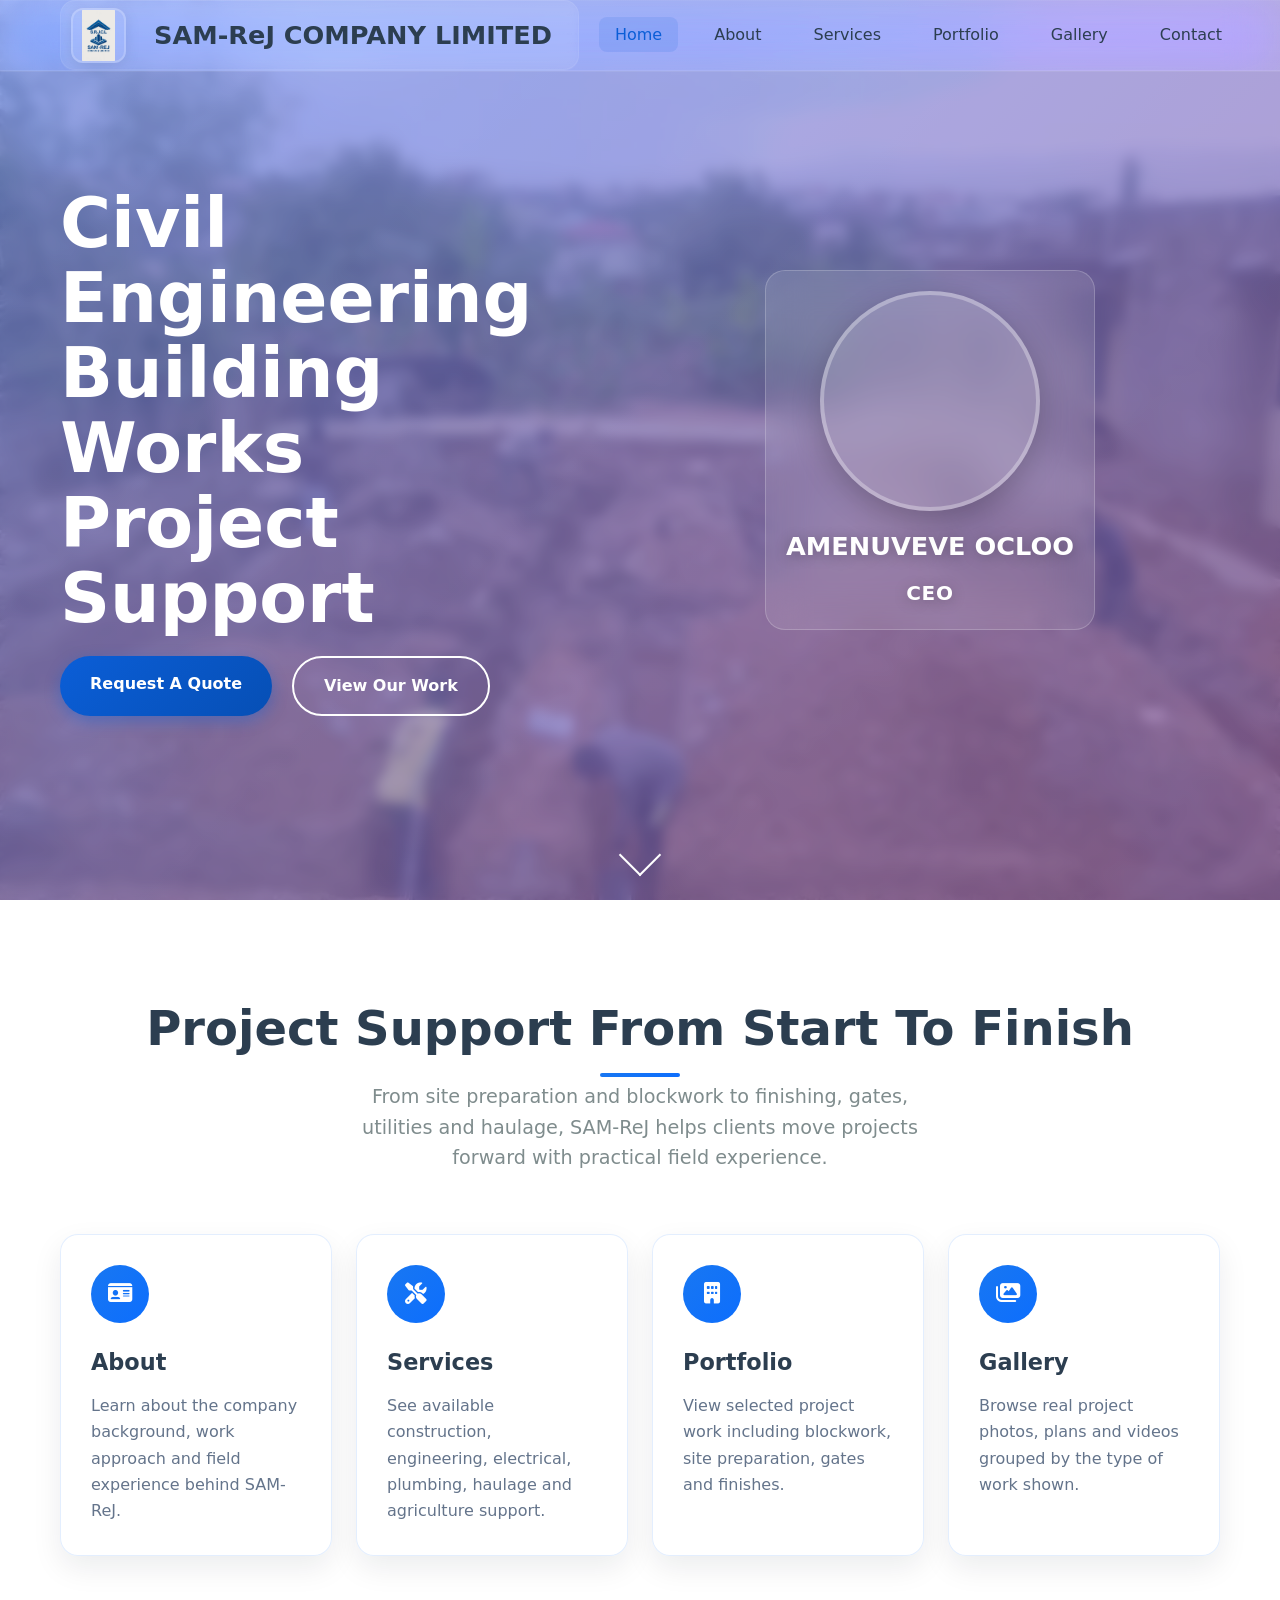
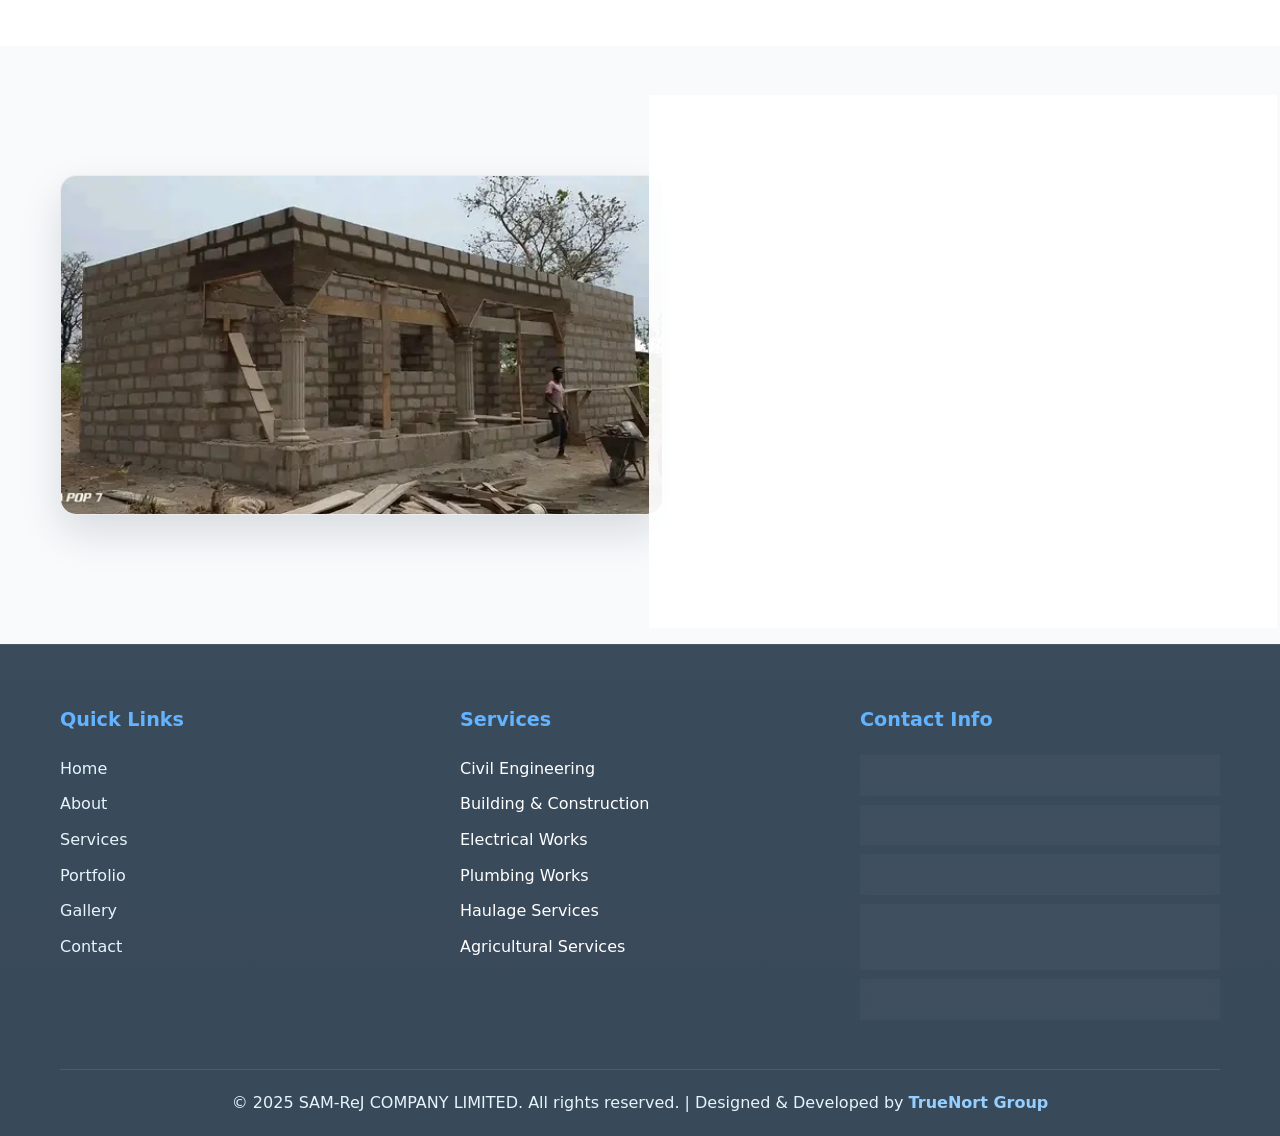
<file: index.html>
<!DOCTYPE html>
<html lang="en">
<head>
    <meta charset="utf-8">
    <meta name="viewport" content="width=device-width, initial-scale=1.0">
    <meta http-equiv="X-UA-Compatible" content="IE=edge">
    <meta name="description" content="SAM-ReJ COMPANY LIMITED provides civil engineering, building works, project support, haulage, plumbing, electrical and agricultural services in Ghana.">
    <meta name="keywords" content="SAM-ReJ COMPANY LIMITED, Ghana construction company, civil engineering Ghana, building works, project support, haulage, plumbing, electrical works, agricultural services">
    <meta name="author" content="SAM-ReJ COMPANY LIMITED">
    <meta name="robots" content="index, follow">
    <link rel="canonical" href="https://amenuveve-portfolio.vercel.app/">
    <meta property="og:title" content="SAM-ReJ COMPANY LIMITED | Civil Engineering & Construction in Ghana">
    <meta property="og:description" content="Civil engineering, building works, project support, haulage, plumbing, electrical and agricultural services backed by real project proof.">
    <meta property="og:type" content="website">
    <meta property="og:url" content="https://amenuveve-portfolio.vercel.app/">
    <meta property="og:site_name" content="SAM-ReJ COMPANY LIMITED">
    <meta property="og:image" content="https://amenuveve-portfolio.vercel.app/images/gallery/site-14.webp">
    <meta property="og:image:alt" content="SAM-ReJ COMPANY LIMITED civil engineering and construction project work">
    <meta name="twitter:card" content="summary_large_image">
    <meta name="twitter:title" content="SAM-ReJ COMPANY LIMITED | Civil Engineering & Construction in Ghana">
    <meta name="twitter:description" content="Civil engineering, building works, project support, haulage, plumbing, electrical and agricultural services in Ghana.">
    <meta name="twitter:image" content="https://amenuveve-portfolio.vercel.app/images/gallery/site-14.webp">
    <meta name="twitter:image:alt" content="SAM-ReJ COMPANY LIMITED civil engineering and construction project work">
    <link rel="icon" href="images/SAM-Rej COMPANY LIMITED LOGO.webp" type="image/webp">
    <link rel="preload" as="image" href="images/gallery/site-14.webp" fetchpriority="high">
    <title>SAM-ReJ COMPANY LIMITED | Civil Engineering & Construction in Ghana</title>
    <link rel="stylesheet" href="styles.css">
    <link rel="preconnect" href="https://cdnjs.cloudflare.com" crossorigin>
    <link rel="stylesheet" href="https://cdnjs.cloudflare.com/ajax/libs/font-awesome/6.4.0/css/all.min.css" media="print" onload="this.media='all'">
    <noscript><link rel="stylesheet" href="https://cdnjs.cloudflare.com/ajax/libs/font-awesome/6.4.0/css/all.min.css"></noscript>
    <script src="script.js" defer></script>
    <meta name="theme-color" content="#1877f2">
    <script type="application/ld+json">
    {
        "@context": "https://schema.org",
        "@type": ["LocalBusiness", "HomeAndConstructionBusiness"],
        "name": "SAM-ReJ COMPANY LIMITED",
        "url": "https://amenuveve-portfolio.vercel.app/",
        "logo": "https://amenuveve-portfolio.vercel.app/images/SAM-Rej%20COMPANY%20LIMITED%20LOGO.webp",
        "image": "https://amenuveve-portfolio.vercel.app/images/gallery/site-14.webp",
        "description": "SAM-ReJ COMPANY LIMITED provides civil engineering, building works, project support, haulage, plumbing, electrical and agricultural services in Ghana.",
        "founder": {
            "@type": "Person",
            "name": "AMENUVEVE OCLOO",
            "jobTitle": "CEO"
        },
        "telephone": "+233500576663",
        "email": "oclooamen83@gmail.com",
        "address": {
            "@type": "PostalAddress",
            "streetAddress": "House Number EB36, Abokobi boi Cambodia Street",
            "postOfficeBoxNumber": "P.O. Box 1914",
            "addressLocality": "Adenta",
            "addressCountry": "GH"
        },
        "areaServed": {
            "@type": "Country",
            "name": "Ghana"
        },
        "contactPoint": [
            {
                "@type": "ContactPoint",
                "telephone": "+233500576663",
                "contactType": "customer service",
                "areaServed": "GH"
            },
            {
                "@type": "ContactPoint",
                "telephone": "+233540632183",
                "contactType": "customer service",
                "areaServed": "GH"
            }
        ],
        "knowsAbout": [
            "Civil engineering",
            "Building works",
            "Project support",
            "Electrical works",
            "Plumbing",
            "Haulage",
            "Agricultural services"
        ]
    }
    </script>
</head>
<body>
    <nav class="navbar">
        <div class="nav-container">
            <a href="/" class="nav-logo">
                <img src="images/SAM-Rej COMPANY LIMITED LOGO.webp" alt="" aria-hidden="true" class="nav-logo-img">
                <span class="nav-logo-title">SAM-ReJ COMPANY LIMITED</span>
            </a>
            <ul class="nav-menu" id="primary-navigation">
                <li><a href="/" class="nav-link active">Home</a></li>
                <li><a href="/about" class="nav-link">About</a></li>
                <li><a href="/services" class="nav-link">Services</a></li>
                <li><a href="/portfolio" class="nav-link">Portfolio</a></li>
                <li><a href="/gallery" class="nav-link">Gallery</a></li>
                <li><a href="/contact" class="nav-link">Contact</a></li>
            </ul>
            <button class="hamburger" type="button" aria-label="Open navigation menu" aria-controls="primary-navigation" aria-expanded="false">
                <span aria-hidden="true"></span>
                <span aria-hidden="true"></span>
                <span aria-hidden="true"></span>
            </button>
        </div>
    </nav>

    <section id="home" class="hero home-hero">
        <div class="hero-background">
            <div class="glass-overlay"></div>
        </div>
        <div class="hero-content">
            <div class="hero-text">
                <h1 class="hero-title">
                    <span class="title-line">Civil Engineering</span>
                    <span class="title-line">Building Works</span>
                    <span class="title-line">Project Support</span>
                </h1>
                <div class="hero-buttons">
                    <a href="/contact" class="btn btn-primary">Request A Quote</a>
                    <a href="/portfolio" class="btn btn-secondary">View Our Work</a>
                </div>
            </div>
            <div class="hero-image">
                <div class="profile-card home-brand-card">
                    <div class="hero-ceo-photo-frame">
                        <img src="images/amenuveve-ocloo-ceo.jpeg" alt="AMENUVEVE OCLOO, CEO" class="hero-ceo-photo hero-ceo-photo-primary" width="220" height="220" decoding="async" fetchpriority="high">
                        <img src="images/amenuveve-ocloo-ceo-alt.jpeg" alt="" aria-hidden="true" class="hero-ceo-photo hero-ceo-photo-secondary" width="220" height="220" decoding="async">
                    </div>
                    <div class="profile-info">
                        <h2>AMENUVEVE OCLOO</h2>
                        <p>CEO</p>
                    </div>
                </div>
            </div>
        </div>
        <div class="scroll-indicator" aria-hidden="true">
            <div class="scroll-arrow"></div>
        </div>
    </section>

    <main>
        <section class="home-intro page-section">
            <div class="container">
                <div class="section-header">
                    <h2 class="section-title">Project Support From Start To Finish</h2>
                    <p class="section-subtitle">From site preparation and blockwork to finishing, gates, utilities and haulage, SAM-ReJ helps clients move projects forward with practical field experience.</p>
                </div>
                <div class="home-link-grid">
                    <a href="/about" class="home-link-card">
                        <span class="home-link-icon" aria-hidden="true"><i class="fas fa-id-card"></i></span>
                        <h3>About</h3>
                        <p>Learn about the company background, work approach and field experience behind SAM-ReJ.</p>
                    </a>
                    <a href="/services" class="home-link-card">
                        <span class="home-link-icon" aria-hidden="true"><i class="fas fa-screwdriver-wrench"></i></span>
                        <h3>Services</h3>
                        <p>See available construction, engineering, electrical, plumbing, haulage and agriculture support.</p>
                    </a>
                    <a href="/portfolio" class="home-link-card">
                        <span class="home-link-icon" aria-hidden="true"><i class="fas fa-building"></i></span>
                        <h3>Portfolio</h3>
                        <p>View selected project work including blockwork, site preparation, gates and finishes.</p>
                    </a>
                    <a href="/gallery" class="home-link-card">
                        <span class="home-link-icon" aria-hidden="true"><i class="fas fa-images"></i></span>
                        <h3>Gallery</h3>
                        <p>Browse real project photos, plans and videos grouped by the type of work shown.</p>
                    </a>
                </div>
            </div>
        </section>

        <section class="home-proof page-section">
            <div class="container">
                <div class="home-proof-layout">
                    <div class="home-proof-image">
                        <img src="images/gallery/building-07.webp" alt="Blockwork structure under construction" loading="lazy" decoding="async">
                    </div>
                    <div class="glass-card home-proof-copy">
                        <span class="proof-eyebrow">Project proof</span>
                        <h2>Real Work You Can Review</h2>
                        <p>See actual blockwork, project plans and field videos before contacting SAM-ReJ.</p>
                        <div class="proof-tags">
                            <span>Project photos</span>
                            <span>Plans</span>
                            <span>Field videos</span>
                        </div>
                        <div class="home-cta-actions">
                            <a href="/portfolio" class="btn btn-primary">View Portfolio</a>
                            <a href="/gallery" class="btn btn-secondary">Open Gallery</a>
                        </div>
                    </div>
                </div>
            </div>
        </section>
    </main>

    <footer class="footer">
        <div class="container">
            <div class="footer-content">
                <div class="footer-links">
                    <h3>Quick Links</h3>
                    <ul>
                        <li><a href="/">Home</a></li>
                        <li><a href="/about">About</a></li>
                        <li><a href="/services">Services</a></li>
                        <li><a href="/portfolio">Portfolio</a></li>
                        <li><a href="/gallery">Gallery</a></li>
                        <li><a href="/contact">Contact</a></li>
                    </ul>
                </div>
                <div class="footer-services">
                    <h3>Services</h3>
                    <ul>
                        <li>Civil Engineering</li>
                        <li>Building & Construction</li>
                        <li>Electrical Works</li>
                        <li>Plumbing Works</li>
                        <li>Haulage Services</li>
                        <li>Agricultural Services</li>
                    </ul>
                </div>
                <div class="footer-contact">
                    <h3>Contact Info</h3>
                    <a class="footer-contact-link" href="tel:0500576663"><i class="fas fa-phone" aria-hidden="true"></i> 0500576663</a>
                    <a class="footer-contact-link" href="tel:0540632183"><i class="fas fa-phone" aria-hidden="true"></i> 0540632183</a>
                    <a class="footer-contact-link" href="mailto:oclooamen83@gmail.com?subject=Inquiry from SAM-ReJ Website&body=Hello, I would like to discuss a construction project with you."><i class="fas fa-envelope" aria-hidden="true"></i> oclooamen83@gmail.com</a>
                    <a class="footer-contact-link" href="https://maps.google.com/?q=Abokobi+boi+Cambodia+Street" target="_blank" rel="noopener noreferrer"><i class="fas fa-map-marker-alt" aria-hidden="true"></i> House Number EB36, Abokobi boi Cambodia Street</a>
                    <p><i class="fas fa-box" aria-hidden="true"></i> P.O. Box 1914 Adenta</p>
                </div>
            </div>
            <div class="footer-bottom">
                <p>&copy; 2025 SAM-ReJ COMPANY LIMITED. All rights reserved. | Designed & Developed by <span class="developer-credit">TrueNort Group</span></p>
            </div>
        </div>
    </footer>

</body>
</html>
</file>
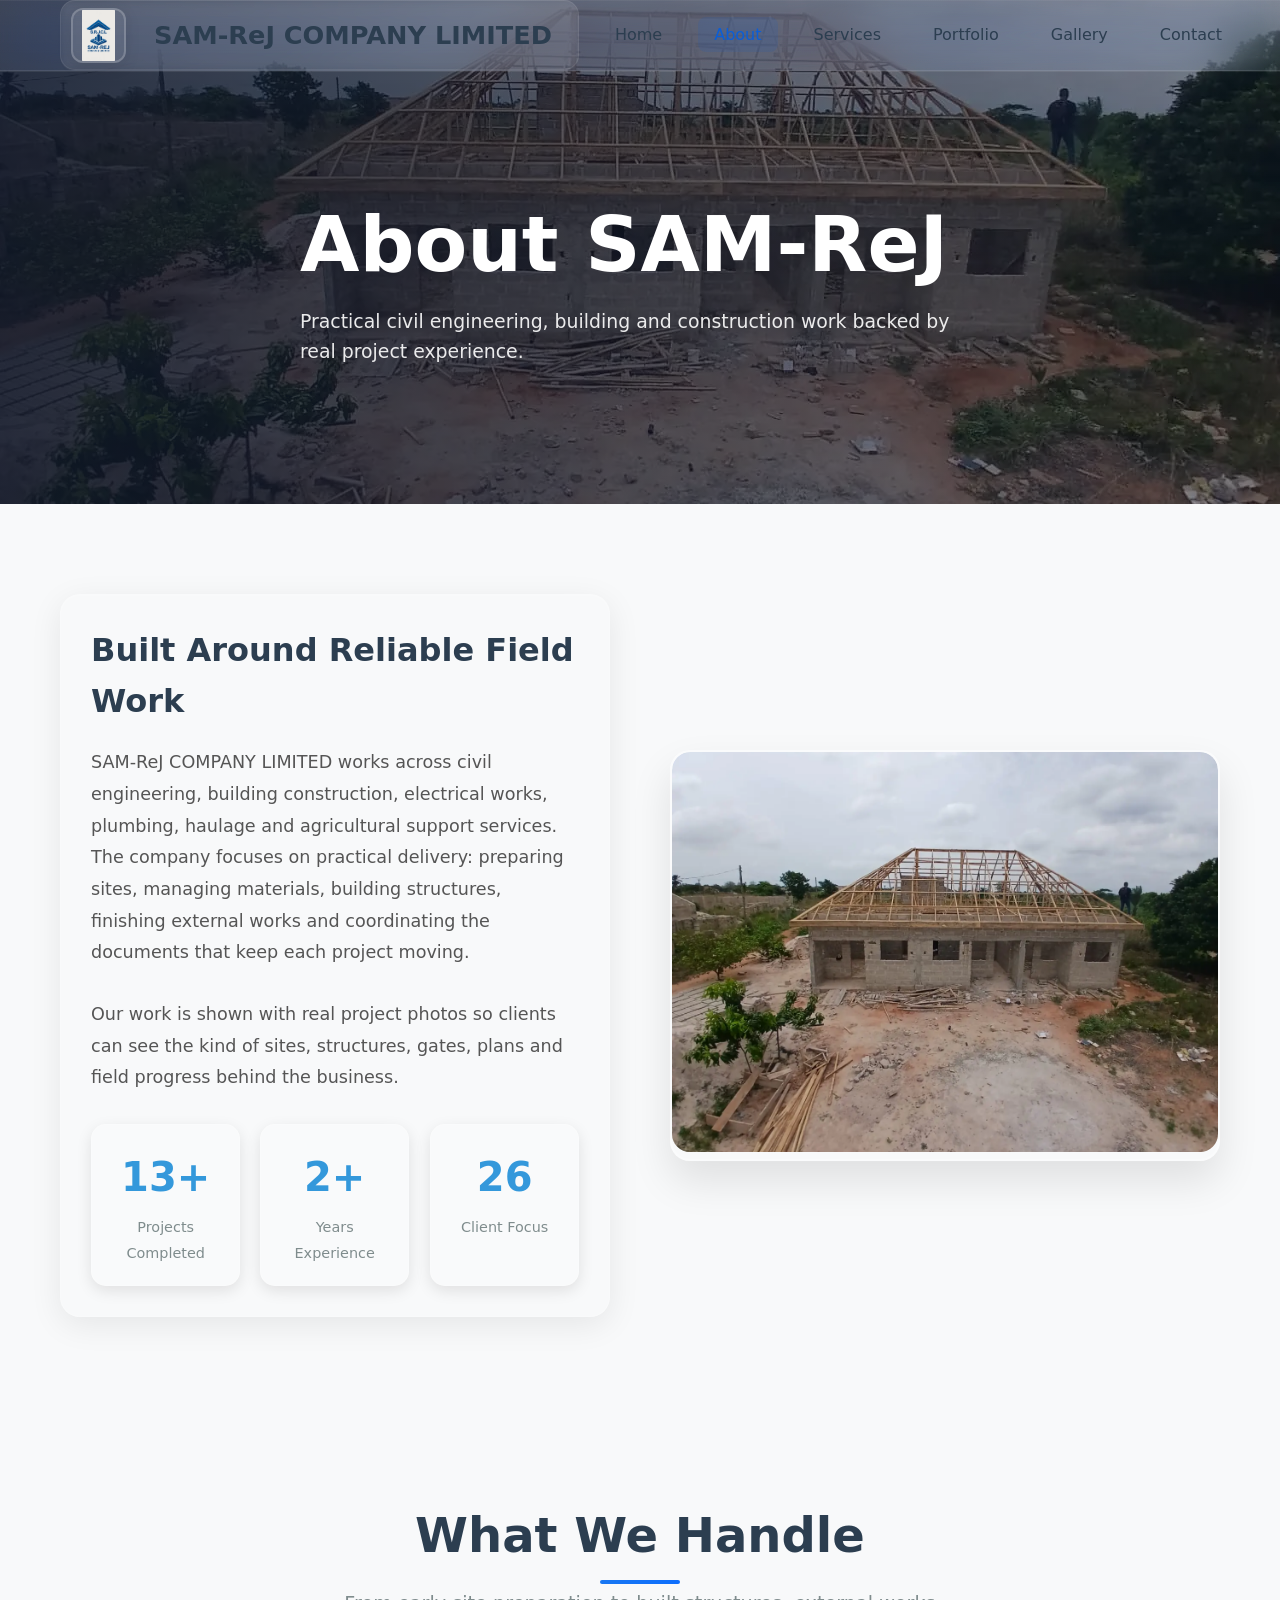
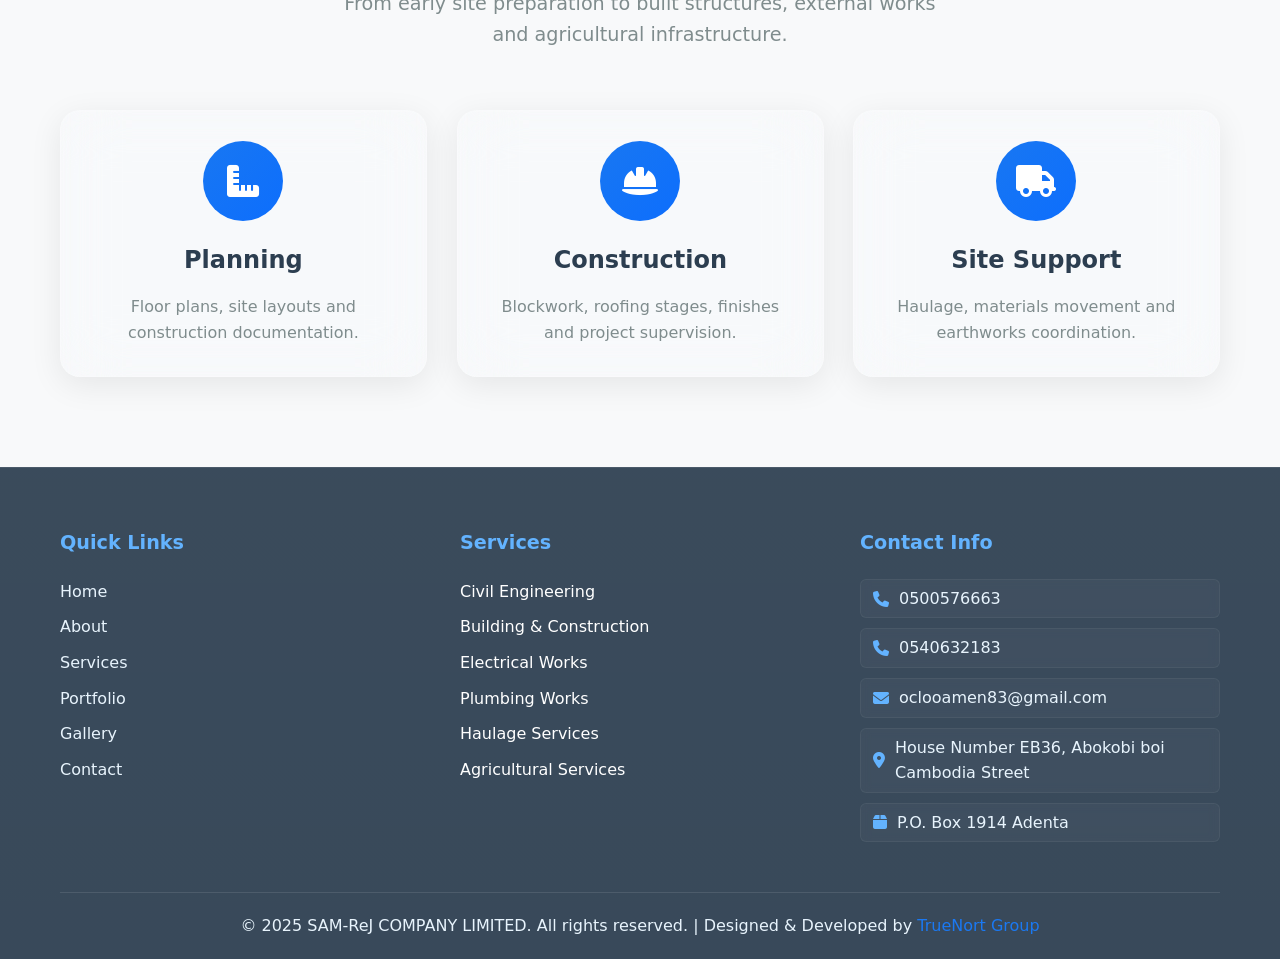
<file: about.html>
<!DOCTYPE html>
<html lang="en">
<head>
    <meta charset="utf-8">
    <meta name="viewport" content="width=device-width, initial-scale=1.0">
    <meta http-equiv="X-UA-Compatible" content="IE=edge">
    <meta name="description" content="About SAM-ReJ COMPANY LIMITED, a civil engineering, building and construction company serving residential, commercial and agricultural projects.">
    <meta name="keywords" content="SAM-ReJ, about, construction company, civil engineering, building works">
    <meta name="author" content="SAM-ReJ COMPANY LIMITED">
    <meta name="robots" content="index, follow">
    <link rel="canonical" href="https://amenuveve-portfolio.vercel.app/about">
    <meta property="og:title" content="About SAM-ReJ COMPANY LIMITED | Civil Engineering & Building Works">
    <meta property="og:description" content="Learn about SAM-ReJ COMPANY LIMITED, a Ghana construction company supporting civil engineering, building, utilities, haulage and agricultural projects.">
    <meta property="og:type" content="website">
    <meta property="og:url" content="https://amenuveve-portfolio.vercel.app/about">
    <meta property="og:site_name" content="SAM-ReJ COMPANY LIMITED">
    <meta property="og:image" content="https://amenuveve-portfolio.vercel.app/images/gallery/site-14.webp">
    <meta property="og:image:alt" content="SAM-ReJ COMPANY LIMITED construction project work">
    <meta name="twitter:card" content="summary_large_image">
    <meta name="twitter:title" content="About SAM-ReJ COMPANY LIMITED | Civil Engineering & Building Works">
    <meta name="twitter:description" content="Learn about SAM-ReJ COMPANY LIMITED and its civil engineering, building, utilities, haulage and agricultural project support.">
    <meta name="twitter:image" content="https://amenuveve-portfolio.vercel.app/images/gallery/site-14.webp">
    <meta name="twitter:image:alt" content="SAM-ReJ COMPANY LIMITED construction project work">
    <link rel="icon" href="images/SAM-Rej COMPANY LIMITED LOGO.webp" type="image/webp">
    <title>About SAM-ReJ COMPANY LIMITED | Civil Engineering & Building Works</title>
    <link rel="stylesheet" href="styles.css">
    <link rel="preconnect" href="https://cdnjs.cloudflare.com" crossorigin>
    <link rel="stylesheet" href="https://cdnjs.cloudflare.com/ajax/libs/font-awesome/6.4.0/css/all.min.css" media="print" onload="this.media='all'">
    <noscript><link rel="stylesheet" href="https://cdnjs.cloudflare.com/ajax/libs/font-awesome/6.4.0/css/all.min.css"></noscript>
    <script src="script.js" defer></script>
    <meta name="theme-color" content="#1877f2">
</head>
<body>
    <nav class="navbar">
        <div class="nav-container">
            <a href="/" class="nav-logo">
                <img src="images/SAM-Rej COMPANY LIMITED LOGO.webp" alt="" aria-hidden="true" class="nav-logo-img">
                <span class="nav-logo-title">SAM-ReJ COMPANY LIMITED</span>
            </a>
            <ul class="nav-menu" id="primary-navigation">
                <li><a href="/" class="nav-link">Home</a></li>
                <li><a href="/about" class="nav-link active">About</a></li>
                <li><a href="/services" class="nav-link">Services</a></li>
                <li><a href="/portfolio" class="nav-link">Portfolio</a></li>
                <li><a href="/gallery" class="nav-link">Gallery</a></li>
                <li><a href="/contact" class="nav-link">Contact</a></li>
            </ul>
            <button class="hamburger" type="button" aria-label="Open navigation menu" aria-controls="primary-navigation" aria-expanded="false"><span aria-hidden="true"></span><span aria-hidden="true"></span><span aria-hidden="true"></span></button>
        </div>
    </nav>

    <section class="page-hero about-hero">
        <div class="container">
            <div class="page-hero-content">
                <h1>About SAM-ReJ</h1>
                <p>Practical civil engineering, building and construction work backed by real project experience.</p>
            </div>
        </div>
    </section>

    <main>
        <section class="about page-section">
            <div class="container">
                <div class="about-content">
                    <div class="about-text">
                        <div class="glass-card">
                            <h3>Built Around Reliable Field Work</h3>
                            <p>SAM-ReJ COMPANY LIMITED works across civil engineering, building construction, electrical works, plumbing, haulage and agricultural support services. The company focuses on practical delivery: preparing sites, managing materials, building structures, finishing external works and coordinating the documents that keep each project moving.</p>
                            <p>Our work is shown with real project photos so clients can see the kind of sites, structures, gates, plans and field progress behind the business.</p>
                            <div class="stats">
                                <div class="stat"><span class="stat-number">50+</span><span class="stat-label">Projects Completed</span></div>
                                <div class="stat"><span class="stat-number">10+</span><span class="stat-label">Years Experience</span></div>
                                <div class="stat"><span class="stat-number">100%</span><span class="stat-label">Client Focus</span></div>
                            </div>
                        </div>
                    </div>
                    <div class="about-image">
                        <div class="image-container">
                            <img src="images/gallery/building-09.webp" alt="Residential roofing framework in progress" class="about-img" loading="lazy" decoding="async">
                        </div>
                    </div>
                </div>
            </div>
        </section>

        <section class="page-section proof-band">
            <div class="container">
                <div class="section-header">
                    <h2 class="section-title">What We Handle</h2>
                    <p class="section-subtitle">From early site preparation to built structures, external works and agricultural infrastructure.</p>
                </div>
                <div class="services-grid compact-services">
                    <div class="service-card glass-card"><div class="service-icon"><i class="fas fa-ruler-combined"></i></div><h3>Planning</h3><p>Floor plans, site layouts and construction documentation.</p></div>
                    <div class="service-card glass-card"><div class="service-icon"><i class="fas fa-hard-hat"></i></div><h3>Construction</h3><p>Blockwork, roofing stages, finishes and project supervision.</p></div>
                    <div class="service-card glass-card"><div class="service-icon"><i class="fas fa-truck"></i></div><h3>Site Support</h3><p>Haulage, materials movement and earthworks coordination.</p></div>
                </div>
            </div>
        </section>
    </main>

    <footer class="footer">
        <div class="container">
            <div class="footer-content">
                <div class="footer-links">
                    <h3>Quick Links</h3>
                    <ul>
                        <li><a href="/">Home</a></li>
                        <li><a href="/about">About</a></li>
                        <li><a href="/services">Services</a></li>
                        <li><a href="/portfolio">Portfolio</a></li>
                        <li><a href="/gallery">Gallery</a></li>
                        <li><a href="/contact">Contact</a></li>
                    </ul>
                </div>
                <div class="footer-services">
                    <h3>Services</h3>
                    <ul><li>Civil Engineering</li><li>Building & Construction</li><li>Electrical Works</li><li>Plumbing Works</li><li>Haulage Services</li><li>Agricultural Services</li></ul>
                </div>
                <div class="footer-contact">
                    <h3>Contact Info</h3>
                    <p class="clickable" onclick="window.open('tel:0500576663')"><i class="fas fa-phone"></i> 0500576663</p>
                    <p class="clickable" onclick="window.open('tel:0540632183')"><i class="fas fa-phone"></i> 0540632183</p>
                    <p class="clickable" onclick="window.open('mailto:oclooamen83@gmail.com?subject=Inquiry from SAM-ReJ Website&body=Hello, I would like to discuss a construction project with you.')"><i class="fas fa-envelope"></i> oclooamen83@gmail.com</p>
                    <p class="clickable" onclick="window.open('https://maps.google.com/?q=Abokobi+boi+Cambodia+Street')"><i class="fas fa-map-marker-alt"></i> House Number EB36, Abokobi boi Cambodia Street</p>
                    <p><i class="fas fa-box"></i> P.O. Box 1914 Adenta</p>
                </div>
            </div>
            <div class="footer-bottom"><p>&copy; 2025 SAM-ReJ COMPANY LIMITED. All rights reserved. | Designed & Developed by <a href="#" style="color: #1877f2; text-decoration: none;">TrueNort Group</a></p></div>
        </div>
    </footer>
</body>
</html>
</file>
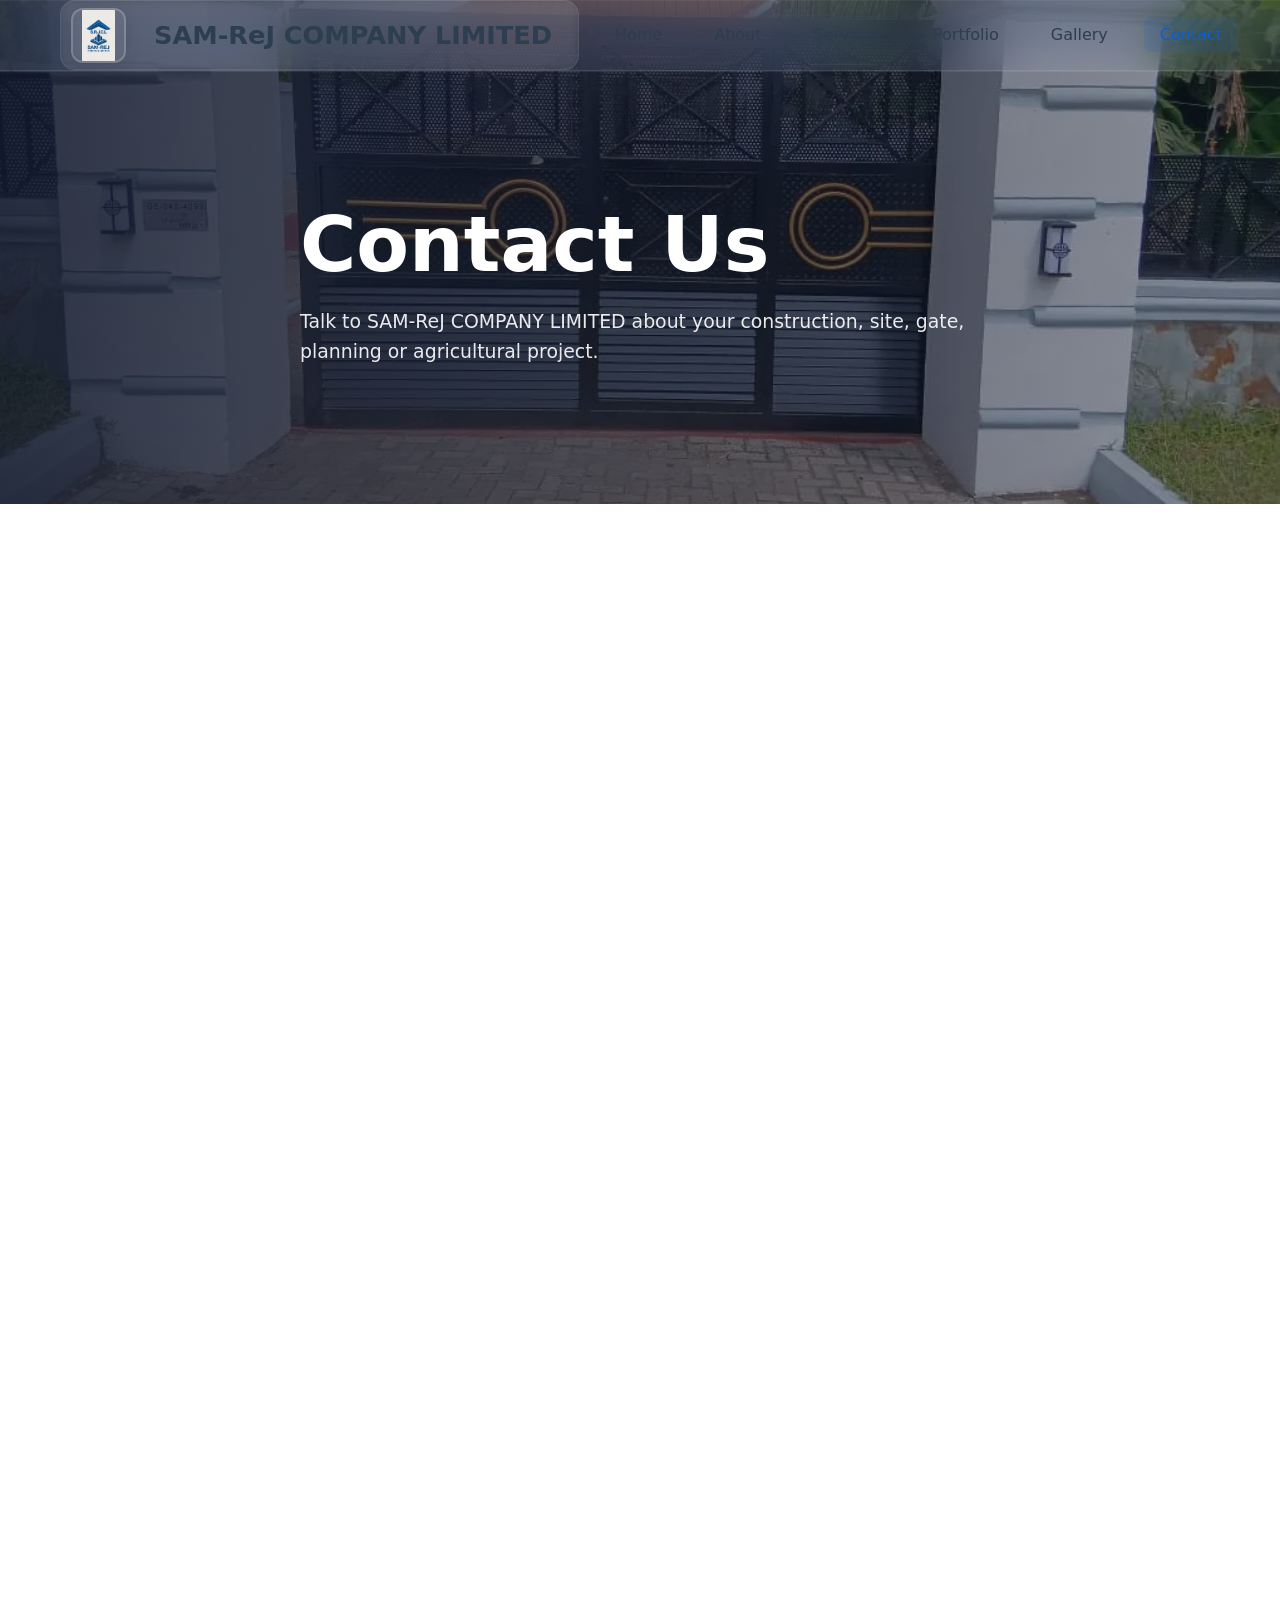
<file: contact.html>
<!DOCTYPE html>
<html lang="en">
<head>
    <meta charset="utf-8">
    <meta name="viewport" content="width=device-width, initial-scale=1.0">
    <meta http-equiv="X-UA-Compatible" content="IE=edge">
    <meta name="description" content="Contact SAM-ReJ COMPANY LIMITED for civil engineering, building construction, electrical works, plumbing, haulage and agricultural services.">
    <meta name="keywords" content="contact SAM-ReJ, construction inquiry, Ghana construction">
    <meta name="author" content="SAM-ReJ COMPANY LIMITED">
    <meta name="robots" content="index, follow">
    <link rel="canonical" href="https://amenuveve-portfolio.vercel.app/contact">
    <meta property="og:title" content="Contact SAM-ReJ COMPANY LIMITED | Construction & Project Support">
    <meta property="og:description" content="Contact SAM-ReJ COMPANY LIMITED for civil engineering, building works, project support, electrical, plumbing, haulage and agricultural services.">
    <meta property="og:type" content="website">
    <meta property="og:url" content="https://amenuveve-portfolio.vercel.app/contact">
    <meta property="og:site_name" content="SAM-ReJ COMPANY LIMITED">
    <meta property="og:image" content="https://amenuveve-portfolio.vercel.app/images/gallery/site-14.webp">
    <meta property="og:image:alt" content="SAM-ReJ COMPANY LIMITED construction contact page">
    <meta name="twitter:card" content="summary_large_image">
    <meta name="twitter:title" content="Contact SAM-ReJ COMPANY LIMITED | Construction & Project Support">
    <meta name="twitter:description" content="Reach SAM-ReJ COMPANY LIMITED for civil engineering, building works, project support and field services in Ghana.">
    <meta name="twitter:image" content="https://amenuveve-portfolio.vercel.app/images/gallery/site-14.webp">
    <meta name="twitter:image:alt" content="SAM-ReJ COMPANY LIMITED construction contact page">
    <link rel="icon" href="images/SAM-Rej COMPANY LIMITED LOGO.webp" type="image/webp">
    <title>Contact SAM-ReJ COMPANY LIMITED | Construction & Project Support</title>
    <link rel="stylesheet" href="styles.css">
    <link rel="preconnect" href="https://cdnjs.cloudflare.com" crossorigin>
    <link rel="stylesheet" href="https://cdnjs.cloudflare.com/ajax/libs/font-awesome/6.4.0/css/all.min.css" media="print" onload="this.media='all'">
    <noscript><link rel="stylesheet" href="https://cdnjs.cloudflare.com/ajax/libs/font-awesome/6.4.0/css/all.min.css"></noscript>
    <script src="script.js" defer></script>
    <meta name="theme-color" content="#1877f2">
</head>
<body>
    <nav class="navbar">
        <div class="nav-container">
            <a href="/" class="nav-logo"><img src="images/SAM-Rej COMPANY LIMITED LOGO.webp" alt="" aria-hidden="true" class="nav-logo-img"><span class="nav-logo-title">SAM-ReJ COMPANY LIMITED</span></a>
            <ul class="nav-menu" id="primary-navigation">
                <li><a href="/" class="nav-link">Home</a></li>
                <li><a href="/about" class="nav-link">About</a></li>
                <li><a href="/services" class="nav-link">Services</a></li>
                <li><a href="/portfolio" class="nav-link">Portfolio</a></li>
                <li><a href="/gallery" class="nav-link">Gallery</a></li>
                <li><a href="/contact" class="nav-link active">Contact</a></li>
            </ul>
            <button class="hamburger" type="button" aria-label="Open navigation menu" aria-controls="primary-navigation" aria-expanded="false"><span aria-hidden="true"></span><span aria-hidden="true"></span><span aria-hidden="true"></span></button>
        </div>
    </nav>

    <section class="page-hero contact-hero">
        <div class="container">
            <div class="page-hero-content">
                <h1>Contact Us</h1>
                <p>Talk to SAM-ReJ COMPANY LIMITED about your construction, site, gate, planning or agricultural project.</p>
            </div>
        </div>
    </section>

    <main>
        <section class="contact page-section">
            <div class="container">
                <div class="section-header">
                    <h2 class="section-title">Get In Touch</h2>
                    <p class="section-subtitle">Let's build something solid together.</p>
                </div>
                <div class="contact-content">
                    <div class="contact-info">
                        <div class="glass-card">
                            <h3>Contact Information</h3>
                            <div class="contact-item"><i class="fas fa-phone"></i><div><h3>Phone</h3><p><span class="clickable" onclick="window.open('tel:0500576663')">0500576663</span> / <span class="clickable" onclick="window.open('tel:0540632183')">0540632183</span></p></div></div>
                            <div class="contact-item clickable" onclick="window.open('mailto:oclooamen83@gmail.com?subject=Inquiry from SAM-ReJ Website&body=Hello, I would like to discuss a construction project with you.')"><i class="fas fa-envelope"></i><div><h3>Email</h3><p>oclooamen83@gmail.com</p></div></div>
                            <div class="contact-item clickable" onclick="window.open('https://maps.google.com/?q=Abokobi+boi+Cambodia+Street')"><i class="fas fa-map-marker-alt"></i><div><h3>Location</h3><p>House Number EB36<br>Abokobi boi Cambodia Street</p></div></div>
                            <div class="contact-item"><i class="fas fa-box"></i><div><h3>P.O. Box</h3><p>1914 Adenta</p></div></div>
                        </div>
                    </div>
                    <div class="contact-form">
                        <div class="glass-card">
                            <form class="form" id="contactForm" method="POST" action="https://formsubmit.co/ajax/oclooamen83@gmail.com">
                                <input type="hidden" name="_subject" value="New SAM-ReJ COMPANY LIMITED Inquiry">
                                <input type="hidden" name="_template" value="table">
                                <input type="hidden" name="_captcha" value="false">
                                <input type="hidden" name="_autoresponse" value="Thank you for your inquiry. We will get back to you soon!">
                                <div class="form-group"><input type="text" name="name" id="name" placeholder="Your Name" pattern="[a-zA-Z\s\-'\.]+" maxlength="50" autocomplete="name" required></div>
                                <div class="form-group"><input type="email" name="email" id="email" placeholder="Your Email" autocomplete="email" required></div>
                                <div class="form-group"><input type="tel" name="phone" id="phone" placeholder="0257679050" inputmode="numeric" autocomplete="tel" required></div>
                                <div class="form-group"><select name="service" id="service" required aria-label="Select a service type"><option value="">Select Service</option><option value="civil-engineering">Civil Engineering</option><option value="building-construction">Building & Construction</option><option value="electrical">Electrical Works</option><option value="plumbing">Plumbing Works</option><option value="haulage">Haulage Services</option><option value="agricultural">Agricultural Services</option></select></div>
                                <div class="form-group"><textarea name="message" id="message" placeholder="Tell us about your project" rows="5" autocomplete="off" required></textarea></div>
                                <button type="submit" class="btn btn-primary" id="submitBtn">Send Message</button>
                            </form>
                        </div>
                    </div>
                </div>
            </div>
        </section>
    </main>

    <footer class="footer">
        <div class="container">
            <div class="footer-content">
                <div class="footer-links"><h3>Quick Links</h3><ul><li><a href="/">Home</a></li><li><a href="/about">About</a></li><li><a href="/services">Services</a></li><li><a href="/portfolio">Portfolio</a></li><li><a href="/gallery">Gallery</a></li><li><a href="/contact">Contact</a></li></ul></div>
                <div class="footer-services"><h3>Services</h3><ul><li>Civil Engineering</li><li>Building & Construction</li><li>Electrical Works</li><li>Plumbing Works</li><li>Haulage Services</li><li>Agricultural Services</li></ul></div>
                <div class="footer-contact"><h3>Contact Info</h3><p class="clickable" onclick="window.open('tel:0500576663')"><i class="fas fa-phone"></i> 0500576663</p><p class="clickable" onclick="window.open('tel:0540632183')"><i class="fas fa-phone"></i> 0540632183</p><p class="clickable" onclick="window.open('mailto:oclooamen83@gmail.com?subject=Inquiry from SAM-ReJ Website&body=Hello, I would like to discuss a construction project with you.')"><i class="fas fa-envelope"></i> oclooamen83@gmail.com</p><p class="clickable" onclick="window.open('https://maps.google.com/?q=Abokobi+boi+Cambodia+Street')"><i class="fas fa-map-marker-alt"></i> House Number EB36, Abokobi boi Cambodia Street</p><p><i class="fas fa-box"></i> P.O. Box 1914 Adenta</p></div>
            </div>
            <div class="footer-bottom"><p>&copy; 2025 SAM-ReJ COMPANY LIMITED. All rights reserved. | Designed & Developed by <a href="#" style="color: #1877f2; text-decoration: none;">TrueNort Group</a></p></div>
        </div>
    </footer>
</body>
</html>
</file>
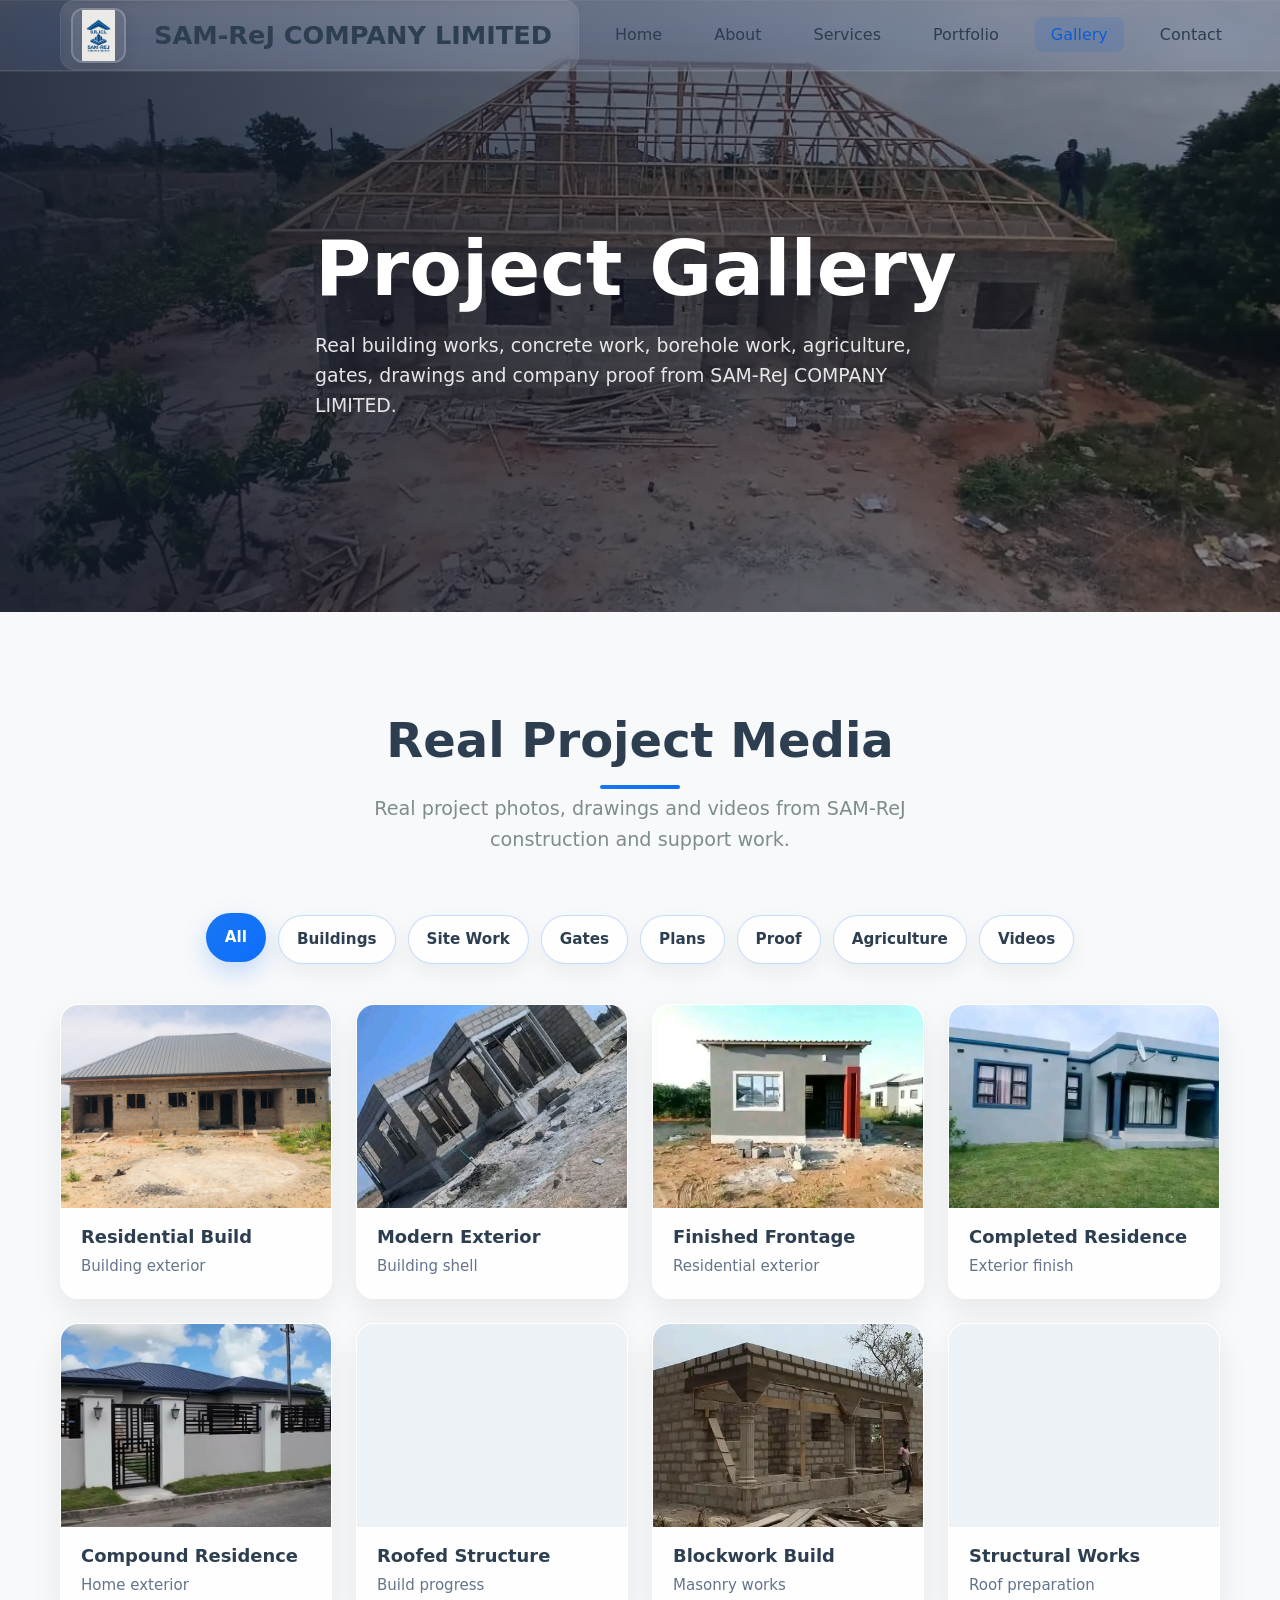
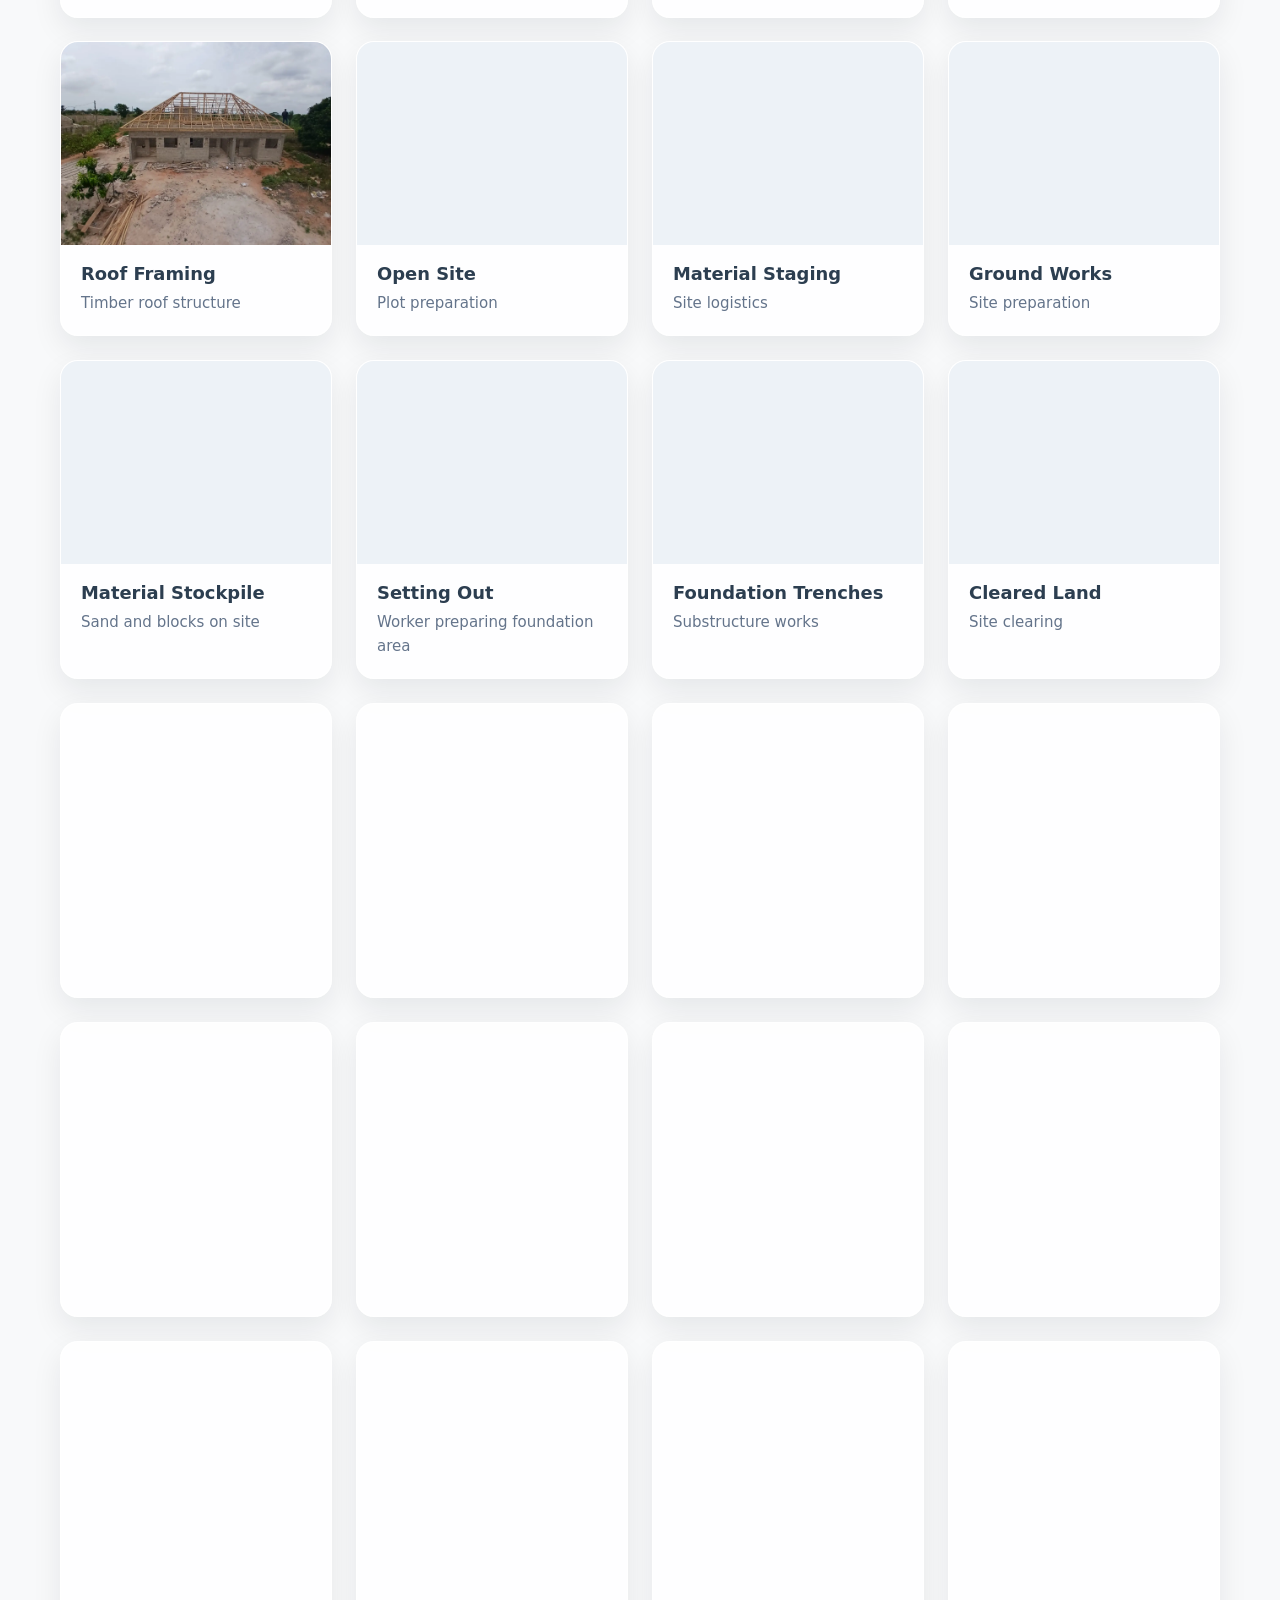
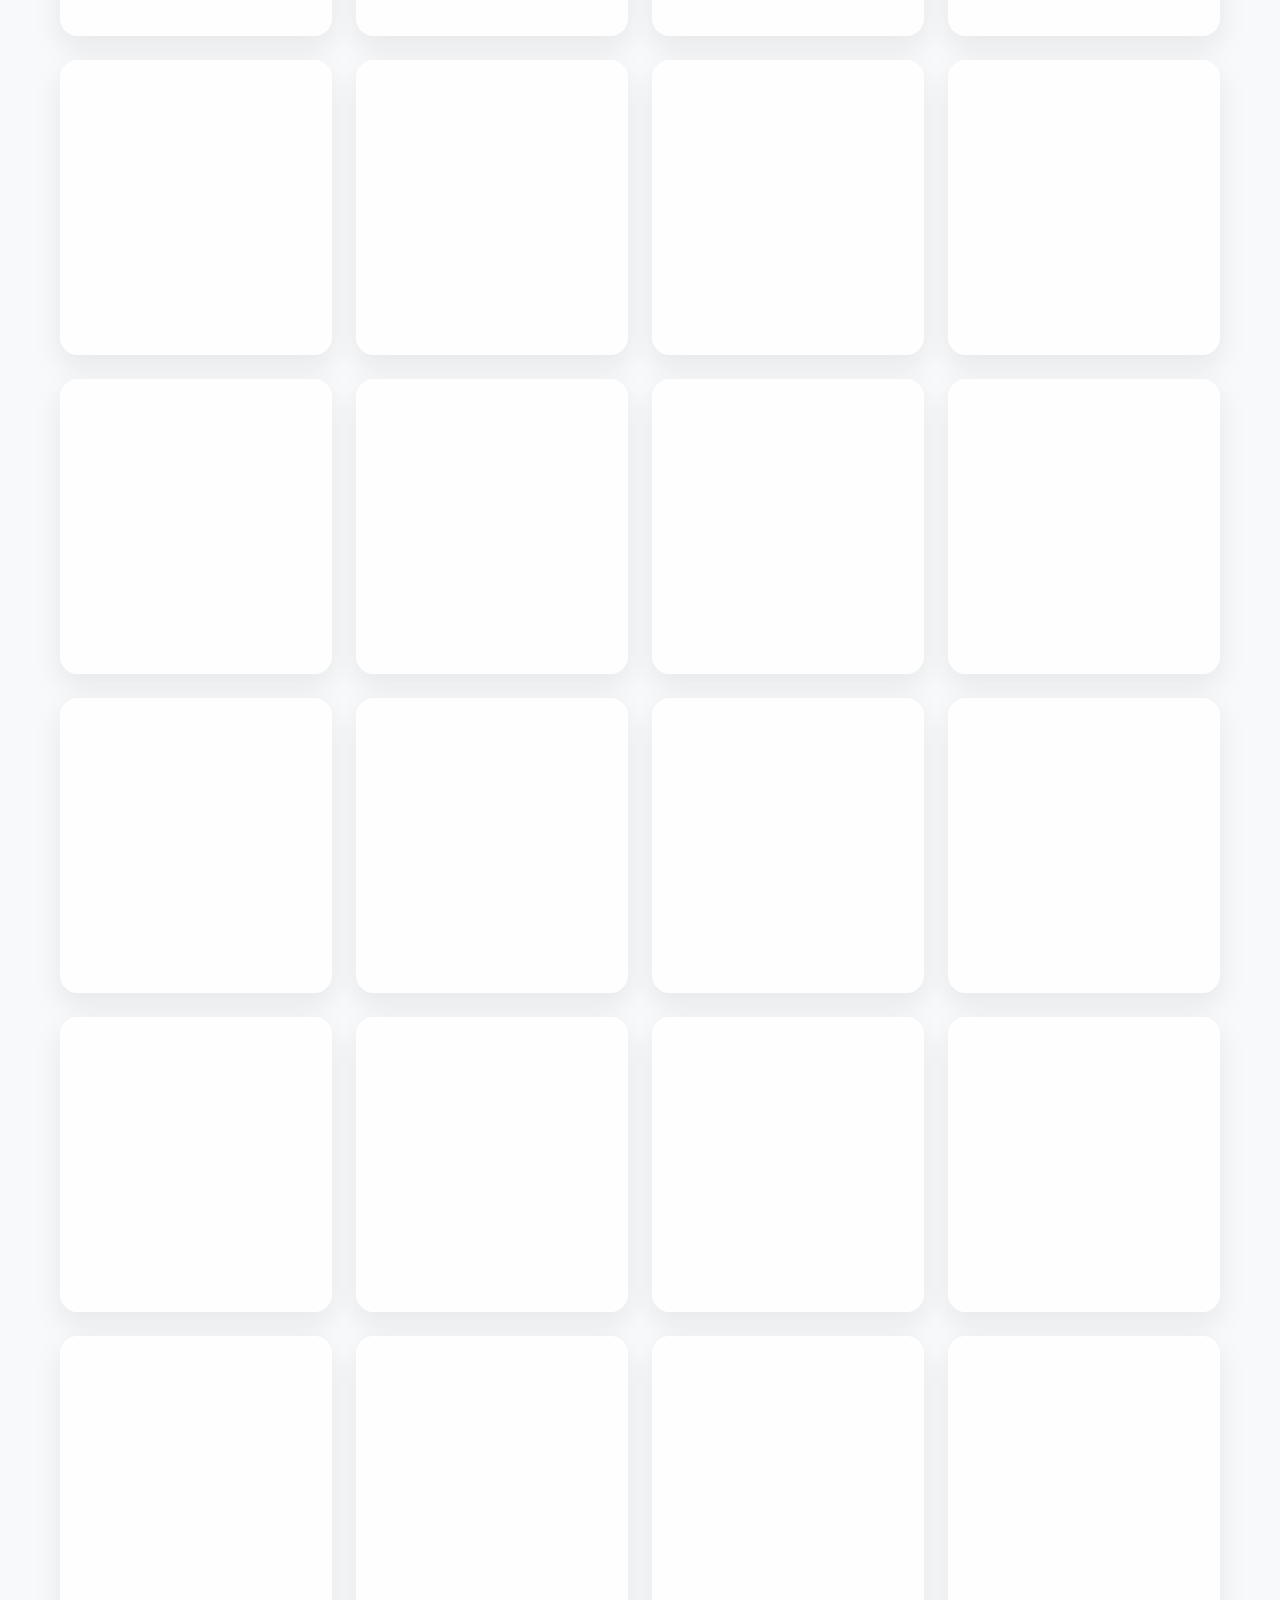
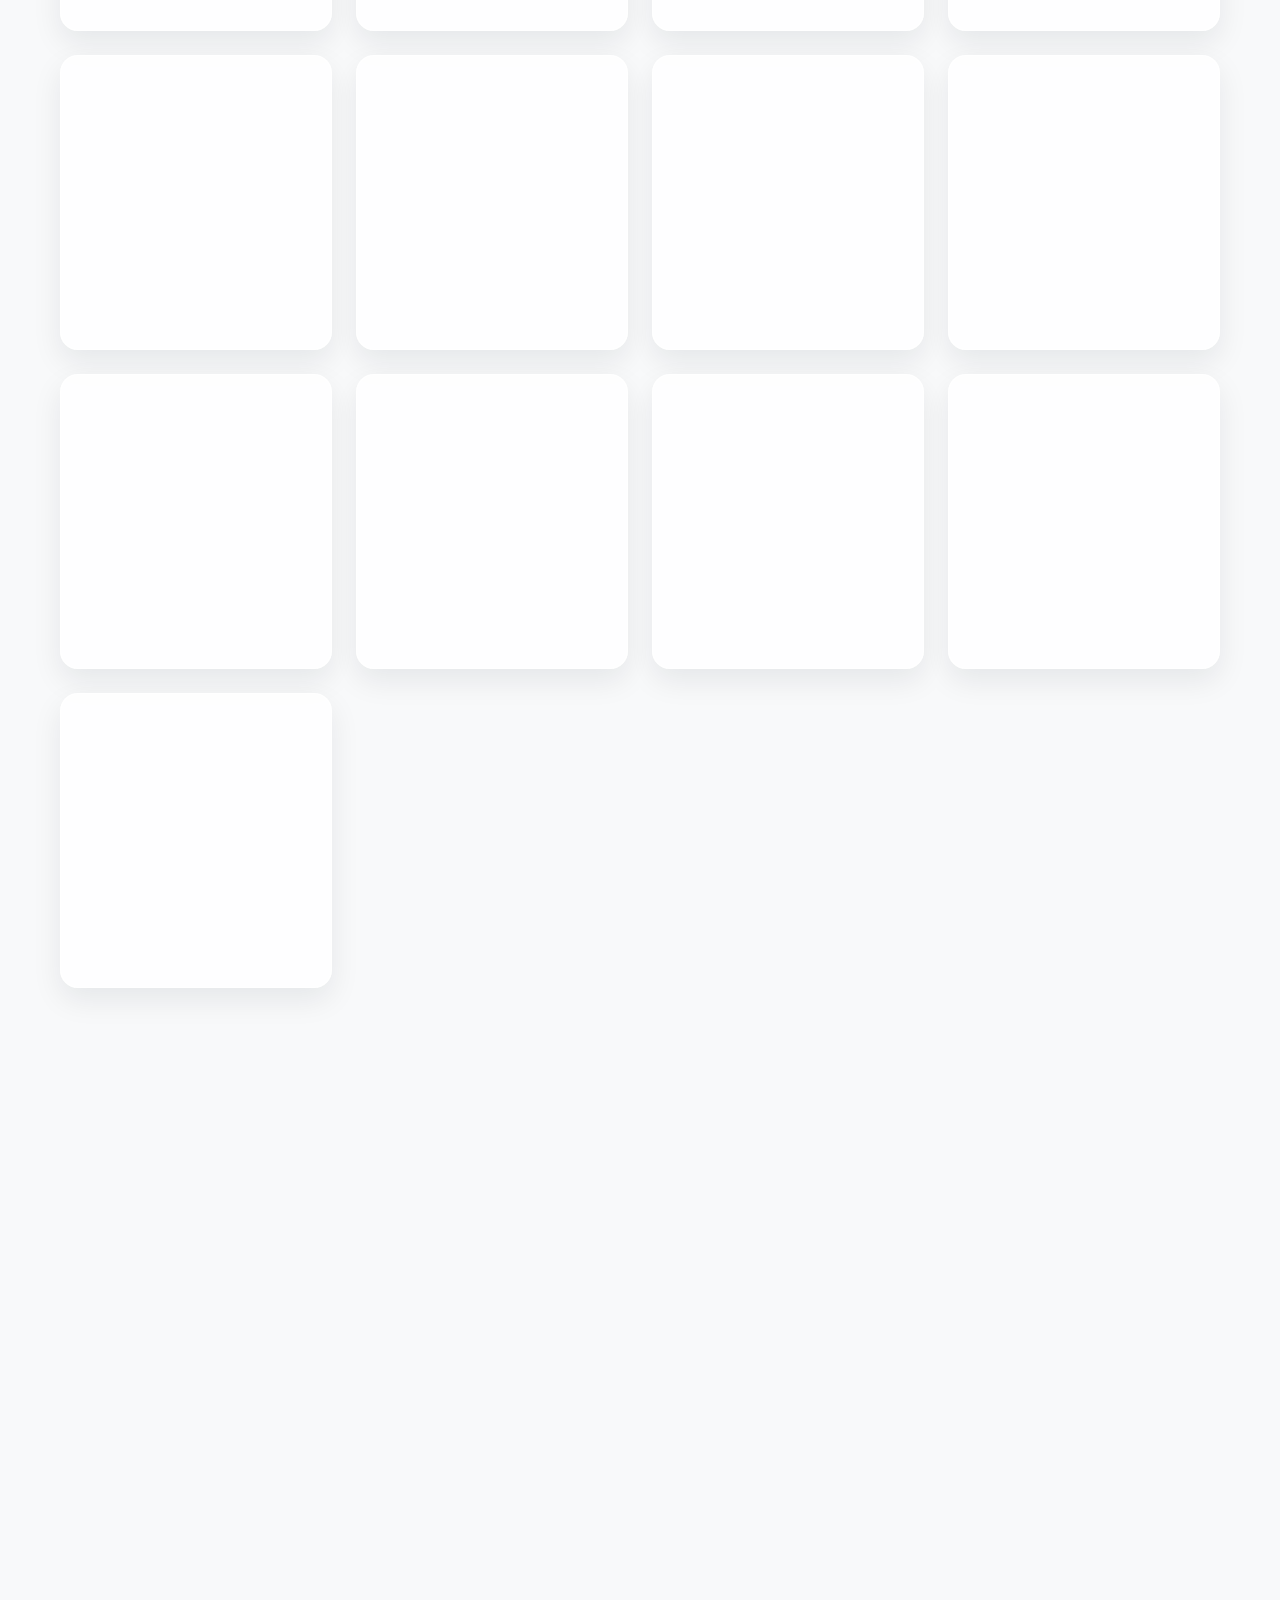
<file: gallery.html>
<!DOCTYPE html>
<html lang="en">
<head>
    <meta charset="utf-8">
    <meta name="viewport" content="width=device-width, initial-scale=1.0">
    <meta http-equiv="X-UA-Compatible" content="IE=edge">
    <meta name="description" content="Real project gallery for SAM-ReJ COMPANY LIMITED: building works, site works, gates, plans, agriculture and videos.">
    <meta name="keywords" content="SAM-ReJ gallery, construction photos, building projects, civil engineering, Ghana construction">
    <meta name="author" content="SAM-ReJ COMPANY LIMITED">
    <meta name="robots" content="index, follow">
    <link rel="canonical" href="https://amenuveve-portfolio.vercel.app/gallery">
    <meta property="og:title" content="SAM-ReJ COMPANY LIMITED - Project Gallery">
    <meta property="og:description" content="Real photos, plans and videos from SAM-ReJ COMPANY LIMITED projects.">
    <meta property="og:type" content="website">
    <meta property="og:url" content="https://amenuveve-portfolio.vercel.app/gallery">
    <meta property="og:site_name" content="SAM-ReJ COMPANY LIMITED">
    <meta property="og:image" content="https://amenuveve-portfolio.vercel.app/images/gallery/site-14.webp">
    <meta property="og:image:alt" content="SAM-ReJ COMPANY LIMITED project gallery work">
    <meta name="twitter:card" content="summary_large_image">
    <meta name="twitter:title" content="SAM-ReJ COMPANY LIMITED - Project Gallery">
    <meta name="twitter:description" content="Real project photos, plans and videos from SAM-ReJ COMPANY LIMITED construction and support work.">
    <meta name="twitter:image" content="https://amenuveve-portfolio.vercel.app/images/gallery/site-14.webp">
    <meta name="twitter:image:alt" content="SAM-ReJ COMPANY LIMITED project gallery work">
    <link rel="icon" href="images/SAM-Rej COMPANY LIMITED LOGO.webp" type="image/webp">
    <title>SAM-ReJ COMPANY LIMITED - Project Gallery</title>
    <link rel="stylesheet" href="styles.css">
    <link rel="preconnect" href="https://cdnjs.cloudflare.com" crossorigin>
    <link rel="stylesheet" href="https://cdnjs.cloudflare.com/ajax/libs/font-awesome/6.4.0/css/all.min.css" media="print" onload="this.media='all'">
    <noscript><link rel="stylesheet" href="https://cdnjs.cloudflare.com/ajax/libs/font-awesome/6.4.0/css/all.min.css"></noscript>
    <script src="script.js" defer></script>
    <meta name="theme-color" content="#1877f2">
</head>
<body class="gallery-page">
    <nav class="navbar">
        <div class="nav-container">
            <a href="/" class="nav-logo">
                <img src="images/SAM-Rej COMPANY LIMITED LOGO.webp" alt="" aria-hidden="true" class="nav-logo-img">
                <span class="nav-logo-title">SAM-ReJ COMPANY LIMITED</span>
            </a>
            <ul class="nav-menu" id="primary-navigation">
                <li><a href="/" class="nav-link">Home</a></li>
                <li><a href="/about" class="nav-link">About</a></li>
                <li><a href="/services" class="nav-link">Services</a></li>
                <li><a href="/portfolio" class="nav-link">Portfolio</a></li>
                <li><a href="/gallery" class="nav-link active">Gallery</a></li>
                <li><a href="/contact" class="nav-link">Contact</a></li>
            </ul>
            <button class="hamburger" type="button" aria-label="Open navigation menu" aria-controls="primary-navigation" aria-expanded="false">
                <span aria-hidden="true"></span>
                <span aria-hidden="true"></span>
                <span aria-hidden="true"></span>
            </button>
        </div>
    </nav>

    <section id="home" class="gallery-hero">
        <div class="gallery-hero-bg"></div>
        <div class="container">
            <div class="gallery-hero-content">
                <h1>Project Gallery</h1>
                <p>Real building works, concrete work, borehole work, agriculture, gates, drawings and company proof from SAM-ReJ COMPANY LIMITED.</p>
            </div>
        </div>
    </section>

    <main class="gallery-main">
        <section class="gallery-section">
            <div class="container">
                <div class="section-header">
                    <h2 class="section-title">Real Project Media</h2>
                    <p class="section-subtitle">Real project photos, drawings and videos from SAM-ReJ construction and support work.</p>
                </div>

                <div class="gallery-filters" aria-label="Gallery filters">
                    <button class="gallery-filter active" type="button" data-filter="all">All</button>
                    <button class="gallery-filter" type="button" data-filter="building">Buildings</button>
                    <button class="gallery-filter" type="button" data-filter="site">Site Work</button>
                    <button class="gallery-filter" type="button" data-filter="gate">Gates</button>
                    <button class="gallery-filter" type="button" data-filter="plan">Plans</button>
                    <button class="gallery-filter" type="button" data-filter="proof">Proof</button>
                    <button class="gallery-filter" type="button" data-filter="agriculture">Agriculture</button>
                    <button class="gallery-filter" type="button" data-filter="video">Videos</button>
                </div>

                <div class="gallery-grid">
                    <article class="gallery-card" data-category="building">
                        <img src="images/gallery/building-01.webp" alt="Residential building exterior under construction" loading="lazy" decoding="async">
                        <div class="gallery-card-info"><h3>Residential Build</h3><p>Building exterior</p></div>
                    </article>
                    <article class="gallery-card" data-category="building">
                        <img src="images/gallery/building-02.jpg" alt="Modern residential building shell" loading="lazy" decoding="async">
                        <div class="gallery-card-info"><h3>Modern Exterior</h3><p>Building shell</p></div>
                    </article>
                    <article class="gallery-card" data-category="building">
                        <img src="images/gallery/building-03.webp" alt="Compact finished building frontage" loading="lazy" decoding="async">
                        <div class="gallery-card-info"><h3>Finished Frontage</h3><p>Residential exterior</p></div>
                    </article>
                    <article class="gallery-card" data-category="building">
                        <img src="images/gallery/building-04.webp" alt="Completed single-storey residence" loading="lazy" decoding="async">
                        <div class="gallery-card-info"><h3>Completed Residence</h3><p>Exterior finish</p></div>
                    </article>
                    <article class="gallery-card" data-category="building">
                        <img src="images/gallery/building-05.webp" alt="Residential building and compound finish" loading="lazy" decoding="async">
                        <div class="gallery-card-info"><h3>Compound Residence</h3><p>Home exterior</p></div>
                    </article>
                    <article class="gallery-card" data-category="building">
                        <img src="images/gallery/building-06.webp" alt="Roofed residential building in progress" loading="lazy" decoding="async">
                        <div class="gallery-card-info"><h3>Roofed Structure</h3><p>Build progress</p></div>
                    </article>
                    <article class="gallery-card" data-category="building">
                        <img src="images/gallery/building-07.webp" alt="Blockwork building structure under construction" loading="lazy" decoding="async">
                        <div class="gallery-card-info"><h3>Blockwork Build</h3><p>Masonry works</p></div>
                    </article>
                    <article class="gallery-card" data-category="building">
                        <img src="images/gallery/building-08.webp" alt="Workers on concrete and roofing structure" loading="lazy" decoding="async">
                        <div class="gallery-card-info"><h3>Structural Works</h3><p>Roof preparation</p></div>
                    </article>
                    <article class="gallery-card" data-category="building">
                        <img src="images/gallery/building-09.webp" alt="Roof framing on residential building" loading="lazy" decoding="async">
                        <div class="gallery-card-info"><h3>Roof Framing</h3><p>Timber roof structure</p></div>
                    </article>

                    <article class="gallery-card" data-category="site">
                        <img src="images/gallery/site-01.webp" alt="Open construction plot with boundary wall" loading="lazy" decoding="async">
                        <div class="gallery-card-info"><h3>Open Site</h3><p>Plot preparation</p></div>
                    </article>
                    <article class="gallery-card" data-category="site">
                        <img src="images/gallery/site-02.webp" alt="Sand and materials on construction site" loading="lazy" decoding="async">
                        <div class="gallery-card-info"><h3>Material Staging</h3><p>Site logistics</p></div>
                    </article>
                    <article class="gallery-card" data-category="site">
                        <img src="images/gallery/site-03.webp" alt="Workers preparing construction ground" loading="lazy" decoding="async">
                        <div class="gallery-card-info"><h3>Ground Works</h3><p>Site preparation</p></div>
                    </article>
                    <article class="gallery-card" data-category="site">
                        <img src="images/gallery/site-04.webp" alt="Worker setting out a building foundation" loading="lazy" decoding="async">
                        <div class="gallery-card-info"><h3>Material Stockpile</h3><p>Sand and blocks on site</p></div>
                    </article>
                    <article class="gallery-card" data-category="site">
                        <img src="images/gallery/site-05.webp" alt="Construction foundation blockwork in progress" loading="lazy" decoding="async">
                        <div class="gallery-card-info"><h3>Setting Out</h3><p>Worker preparing foundation area</p></div>
                    </article>
                    <article class="gallery-card" data-category="site">
                        <img src="images/gallery/site-06.webp" alt="Excavated construction site with foundation lines" loading="lazy" decoding="async">
                        <div class="gallery-card-info"><h3>Foundation Trenches</h3><p>Substructure works</p></div>
                    </article>
                    <article class="gallery-card" data-category="site">
                        <img src="images/gallery/site-07.webp" alt="Cleared land and construction preparation" loading="lazy" decoding="async">
                        <div class="gallery-card-info"><h3>Cleared Land</h3><p>Site clearing</p></div>
                    </article>
                    <article class="gallery-card" data-category="site">
                        <img src="images/gallery/site-08.webp" alt="Drainage or trench works beside boundary" loading="lazy" decoding="async">
                        <div class="gallery-card-info"><h3>Drainage Works</h3><p>External preparation</p></div>
                    </article>
                    <article class="gallery-card" data-category="site">
                        <img src="images/gallery/site-09.jpg" alt="Workers preparing red earth site" loading="lazy" decoding="async">
                        <div class="gallery-card-info"><h3>Red Earth Works</h3><p>Manual preparation</p></div>
                    </article>
                    <article class="gallery-card" data-category="site">
                        <img src="images/gallery/site-10.webp" alt="Foundation blockwork across open land" loading="lazy" decoding="async">
                        <div class="gallery-card-info"><h3>Foundation Grid</h3><p>Substructure layout</p></div>
                    </article>
                    <article class="gallery-card" data-category="site">
                        <img src="images/gallery/site-11.webp" alt="Excavator working on red earth construction site" loading="lazy" decoding="async">
                        <div class="gallery-card-info"><h3>Excavator Works</h3><p>Earthmoving</p></div>
                    </article>
                    <article class="gallery-card" data-category="site">
                        <img src="images/gallery/site-12.webp" alt="Excavator preparing construction area" loading="lazy" decoding="async">
                        <div class="gallery-card-info"><h3>Machine Grading</h3><p>Earthworks</p></div>
                    </article>
                    <article class="gallery-card" data-category="site">
                        <img src="images/gallery/site-13.webp" alt="Foundation project with workers on site" loading="lazy" decoding="async">
                        <div class="gallery-card-info"><h3>Foundation Progress</h3><p>Active site work</p></div>
                    </article>
                    <article class="gallery-card" data-category="site">
                        <img src="images/gallery/site-14.webp" alt="Construction workers on foundation layout" loading="lazy" decoding="async">
                        <div class="gallery-card-info"><h3>Site Team</h3><p>Foundation preparation</p></div>
                    </article>

                    <article class="gallery-card" data-category="gate">
                        <img src="images/gallery/gate-01.webp" alt="Large compound metal gate" loading="lazy" decoding="async">
                        <div class="gallery-card-info"><h3>Compound Gate</h3><p>Metalwork finish</p></div>
                    </article>
                    <article class="gallery-card" data-category="gate">
                        <img src="images/gallery/gate-02.webp" alt="Concrete gate pillar detail" loading="lazy" decoding="async">
                        <div class="gallery-card-info"><h3>Gate Pillar</h3><p>Concrete finish</p></div>
                    </article>
                    <article class="gallery-card" data-category="gate">
                        <img src="images/gallery/gate-03.webp" alt="Decorative gate pillar and wall detail" loading="lazy" decoding="async">
                        <div class="gallery-card-info"><h3>Pillar Detail</h3><p>External works</p></div>
                    </article>
                    <article class="gallery-card" data-category="gate">
                        <img src="images/gallery/gate-04.webp" alt="Grey metal gate with patterned design" loading="lazy" decoding="async">
                        <div class="gallery-card-info"><h3>Patterned Gate</h3><p>Metal fabrication</p></div>
                    </article>
                    <article class="gallery-card" data-category="gate">
                        <img src="images/gallery/gate-05.webp" alt="Gate frame and rail detail" loading="lazy" decoding="async">
                        <div class="gallery-card-info"><h3>Gate Pillar Works</h3><p>Entrance wall construction</p></div>
                    </article>
                    <article class="gallery-card" data-category="gate">
                        <img src="images/gallery/gate-06.webp" alt="Curved gate railing before installation" loading="lazy" decoding="async">
                        <div class="gallery-card-info"><h3>Railing Works</h3><p>Metal forming</p></div>
                    </article>
                    <article class="gallery-card" data-category="gate">
                        <img src="images/gallery/gate-07.webp" alt="Finished black and gold compound gate" loading="lazy" decoding="async">
                        <div class="gallery-card-info"><h3>Finished Gate</h3><p>Installed entrance</p></div>
                    </article>
                    <article class="gallery-card" data-category="gate">
                        <img src="images/gallery/gate-08.webp" alt="Worker painting external wall and gate area" loading="lazy" decoding="async">
                        <div class="gallery-card-info"><h3>Exterior Painting</h3><p>Finish works</p></div>
                    </article>
                    <article class="gallery-card" data-category="gate">
                        <img src="images/gallery/gate-09.webp" alt="Worker finishing wall beside gate" loading="lazy" decoding="async">
                        <div class="gallery-card-info"><h3>Wall Finishing</h3><p>External finish</p></div>
                    </article>
                    <article class="gallery-card" data-category="gate">
                        <img src="images/gallery/gate-10.webp" alt="Blue roof and exterior finish detail" loading="lazy" decoding="async">
                        <div class="gallery-card-info"><h3>Exterior Detail</h3><p>Roof and finish</p></div>
                    </article>

                    <article class="gallery-card document-card" data-category="plan">
                        <img src="images/gallery/plan-01.jpg" alt="Residential architectural floor plan" loading="lazy" decoding="async">
                        <div class="gallery-card-info"><h3>Residential Plan</h3><p>Floor layout</p></div>
                    </article>
                    <article class="gallery-card document-card" data-category="plan">
                        <img src="images/gallery/plan-02.webp" alt="Black and white building plan" loading="lazy" decoding="async">
                        <div class="gallery-card-info"><h3>Building Plan</h3><p>Layout drawing</p></div>
                    </article>
                    <article class="gallery-card document-card" data-category="plan">
                        <img src="images/gallery/plan-03.webp" alt="Hand-marked residential floor plan" loading="lazy" decoding="async">
                        <div class="gallery-card-info"><h3>Marked Plan</h3><p>Planning document</p></div>
                    </article>
                    <article class="gallery-card document-card" data-category="plan">
                        <img src="images/gallery/plan-04.webp" alt="Two-unit floor plan drawing" loading="lazy" decoding="async">
                        <div class="gallery-card-info"><h3>Unit Layout</h3><p>Floor plan</p></div>
                    </article>
                    <article class="gallery-card document-card" data-category="plan">
                        <img src="images/gallery/plan-05.jpg" alt="Detailed floor plan sketch" loading="lazy" decoding="async">
                        <div class="gallery-card-info"><h3>Detailed Plan</h3><p>Design layout</p></div>
                    </article>
                    <article class="gallery-card document-card" data-category="plan">
                        <img src="images/gallery/plan-06.webp" alt="Structural grid plan drawing" loading="lazy" decoding="async">
                        <div class="gallery-card-info"><h3>Grid Plan</h3><p>Structural drawing</p></div>
                    </article>
                    <article class="gallery-card document-card" data-category="plan">
                        <img src="images/gallery/plan-07.jpg" alt="Residential floor plan with dimensions" loading="lazy" decoding="async">
                        <div class="gallery-card-info"><h3>Dimensioned Plan</h3><p>Residential layout</p></div>
                    </article>
                    <article class="gallery-card document-card" data-category="plan">
                        <img src="images/gallery/plan-08.webp" alt="Blue ink residential floor plan" loading="lazy" decoding="async">
                        <div class="gallery-card-info"><h3>Blue Plan</h3><p>Concept layout</p></div>
                    </article>
                    <article class="gallery-card document-card" data-category="plan">
                        <img src="images/gallery/plan-09.webp" alt="Multi-room architectural plan" loading="lazy" decoding="async">
                        <div class="gallery-card-info"><h3>Multi-Room Plan</h3><p>Architecture drawing</p></div>
                    </article>
                    <article class="gallery-card document-card" data-category="plan">
                        <img src="images/gallery/plan-10.webp" alt="Simple black and white floor plan" loading="lazy" decoding="async">
                        <div class="gallery-card-info"><h3>Simple Layout</h3><p>Floor plan</p></div>
                    </article>
                    <article class="gallery-card document-card" data-category="plan">
                        <img src="images/gallery/plan-11.jpg" alt="Large residential floor plan drawing" loading="lazy" decoding="async">
                        <div class="gallery-card-info"><h3>Large Plan</h3><p>Home layout</p></div>
                    </article>
                    <article class="gallery-card document-card" data-category="plan">
                        <img src="images/gallery/plan-12.webp" alt="Wide residential building plan" loading="lazy" decoding="async">
                        <div class="gallery-card-info"><h3>Wide Plan</h3><p>Building layout</p></div>
                    </article>
                    <article class="gallery-card document-card" data-category="plan">
                        <img src="images/gallery/plan-13.webp" alt="Building plan with rooms and dimensions" loading="lazy" decoding="async">
                        <div class="gallery-card-info"><h3>Room Layout</h3><p>Dimensioned drawing</p></div>
                    </article>
                    <article class="gallery-card document-card" data-category="plan">
                        <img src="images/gallery/plan-14.webp" alt="Black and white residential plan" loading="lazy" decoding="async">
                        <div class="gallery-card-info"><h3>Residential Layout</h3><p>Plan document</p></div>
                    </article>
                    <article class="gallery-card document-card" data-category="plan">
                        <img src="images/gallery/plan-15.webp" alt="House floor plan drawing" loading="lazy" decoding="async">
                        <div class="gallery-card-info"><h3>House Plan</h3><p>Floor layout</p></div>
                    </article>
                    <article class="gallery-card document-card" data-category="plan">
                        <img src="images/gallery/plan-16.webp" alt="Another residential floor plan drawing" loading="lazy" decoding="async">
                        <div class="gallery-card-info"><h3>Plan Archive</h3><p>Layout drawing</p></div>
                    </article>

                    <article class="gallery-card document-card" data-category="proof">
                        <img src="images/gallery/proof-01.webp" alt="SAM-ReJ company business card" loading="lazy" decoding="async">
                        <div class="gallery-card-info"><h3>Company Card</h3><p>Business proof</p></div>
                    </article>
                    <article class="gallery-card document-card" data-category="proof">
                        <img src="images/gallery/proof-02.webp" alt="SAM-ReJ project manager card" loading="lazy" decoding="async">
                        <div class="gallery-card-info"><h3>Project Manager Card</h3><p>Company proof</p></div>
                    </article>
                    <article class="gallery-card document-card" data-category="proof">
                        <img src="images/gallery/proof-03.webp" alt="SAM-ReJ logo mark" loading="lazy" decoding="async">
                        <div class="gallery-card-info"><h3>Company Mark</h3><p>Brand proof</p></div>
                    </article>
                    <article class="gallery-card document-card" data-category="proof">
                        <img src="images/gallery/proof-04.webp" alt="SAM-ReJ company logo" loading="lazy" decoding="async">
                        <div class="gallery-card-info"><h3>SAM-ReJ Logo</h3><p>Company identity</p></div>
                    </article>

                    <article class="gallery-card" data-category="agriculture">
                        <img src="images/gallery/agriculture-01.webp" alt="Large outdoor chicken coop concept" loading="lazy" decoding="async">
                        <div class="gallery-card-info"><h3>Chicken Coop</h3><p>Agricultural concept</p></div>
                    </article>
                    <article class="gallery-card" data-category="agriculture">
                        <img src="images/gallery/agriculture-02.webp" alt="Young pigs in pen" loading="lazy" decoding="async">
                        <div class="gallery-card-info"><h3>Pig Pen</h3><p>Livestock housing</p></div>
                    </article>
                    <article class="gallery-card" data-category="agriculture">
                        <img src="images/gallery/agriculture-03.webp" alt="Pigs in a sheltered farm pen" loading="lazy" decoding="async">
                        <div class="gallery-card-info"><h3>Feeding Pen</h3><p>Livestock setup</p></div>
                    </article>
                    <article class="gallery-card" data-category="agriculture">
                        <img src="images/gallery/agriculture-04.webp" alt="Pigs in farm pen" loading="lazy" decoding="async">
                        <div class="gallery-card-info"><h3>Covered Pig Pen</h3><p>Farm infrastructure</p></div>
                    </article>
                </div>
            </div>
        </section>

        <section class="gallery-section video-gallery-section">
            <div class="container">
                <div class="section-header">
                    <h2 class="section-title">Field Videos Across Services</h2>
                    <p class="section-subtitle">Short clips showing concrete work, foundation work, borehole water work and pig rearing.</p>
                </div>

                <div class="video-grid">
                    <article class="video-card" data-category="video">
                        <video controls playsinline preload="none" poster="images/gallery/video-01-poster.webp">
                            <source src="images/gallery/video-01.mp4" type="video/mp4">
                        </video>
                        <div class="video-card-info"><h3>Concrete Floor Work</h3><p>Concrete surface work on site</p></div>
                    </article>
                    <article class="video-card" data-category="video">
                        <video controls playsinline preload="none" poster="images/gallery/video-02-poster.webp">
                            <source src="images/gallery/video-02.mp4" type="video/mp4">
                        </video>
                        <div class="video-card-info"><h3>Building Foundation</h3><p>Foundation work for a building project</p></div>
                    </article>
                    <article class="video-card" data-category="video">
                        <video controls playsinline preload="none" poster="images/gallery/video-03-poster.webp">
                            <source src="images/gallery/video-03.mp4" type="video/mp4">
                        </video>
                        <div class="video-card-info"><h3>Borehole Water Work</h3><p>Borehole making process with water coming out</p></div>
                    </article>
                    <article class="video-card" data-category="video">
                        <video controls playsinline preload="none" poster="images/gallery/video-04-poster.webp">
                            <source src="images/gallery/video-04.mp4" type="video/mp4">
                        </video>
                        <div class="video-card-info"><h3>Pig Rearing</h3><p>Agriculture and livestock work</p></div>
                    </article>
                </div>
            </div>
        </section>
    </main>

    <footer class="footer">
        <div class="container">
            <div class="footer-content">
                <div class="footer-links">
                    <h3>Quick Links</h3>
                    <ul>
                        <li><a href="/">Home</a></li>
                        <li><a href="/about">About</a></li>
                        <li><a href="/services">Services</a></li>
                        <li><a href="/portfolio">Portfolio</a></li>
                        <li><a href="/gallery">Gallery</a></li>
                        <li><a href="/contact">Contact</a></li>
                    </ul>
                </div>
                <div class="footer-services">
                    <h3>Services</h3>
                    <ul>
                        <li>Civil Engineering</li>
                        <li>Building & Construction</li>
                        <li>Electrical Works</li>
                        <li>Plumbing Works</li>
                        <li>Haulage Services</li>
                        <li>Agricultural Services</li>
                    </ul>
                </div>
                <div class="footer-contact">
                    <h3>Contact Info</h3>
                    <p class="clickable" onclick="window.open('tel:0500576663')"><i class="fas fa-phone"></i> 0500576663</p>
                    <p class="clickable" onclick="window.open('tel:0540632183')"><i class="fas fa-phone"></i> 0540632183</p>
                    <p class="clickable" onclick="window.open('mailto:oclooamen83@gmail.com?subject=Inquiry from SAM-ReJ Website&body=Hello, I would like to discuss a construction project with you.')"><i class="fas fa-envelope"></i> oclooamen83@gmail.com</p>
                    <p class="clickable" onclick="window.open('https://maps.google.com/?q=Abokobi+boi+Cambodia+Street')"><i class="fas fa-map-marker-alt"></i> House Number EB36, Abokobi boi Cambodia Street</p>
                    <p><i class="fas fa-box"></i> P.O. Box 1914 Adenta</p>
                </div>
            </div>
            <div class="footer-bottom">
                <p>&copy; 2025 SAM-ReJ COMPANY LIMITED. All rights reserved. | Designed & Developed by <a href="#" style="color: #1877f2; text-decoration: none;">TrueNort Group</a></p>
            </div>
        </div>
    </footer>

</body>
</html>
</file>
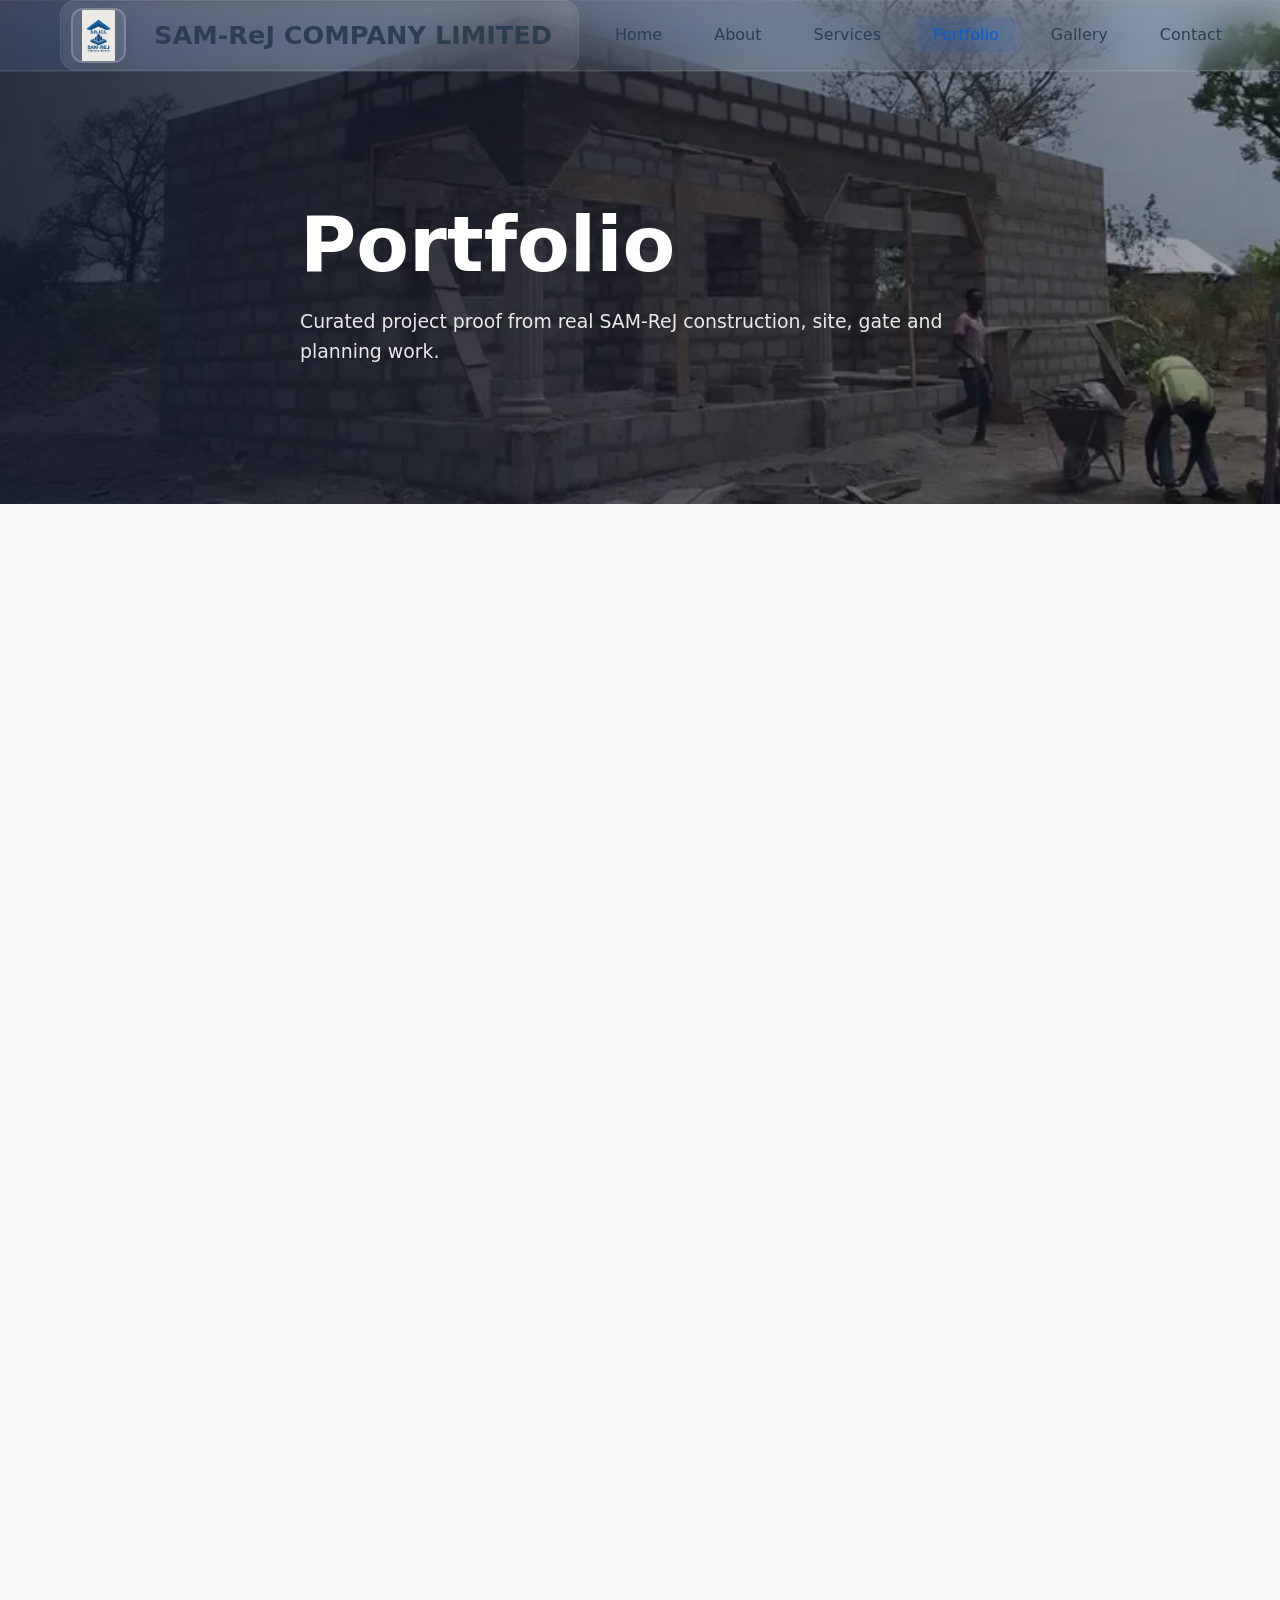
<file: portfolio.html>
<!DOCTYPE html>
<html lang="en">
<head>
    <meta charset="utf-8">
    <meta name="viewport" content="width=device-width, initial-scale=1.0">
    <meta http-equiv="X-UA-Compatible" content="IE=edge">
    <meta name="description" content="Selected SAM-ReJ COMPANY LIMITED project portfolio: site preparation, blockwork, roofing, gates, exterior finishing and planning.">
    <meta name="keywords" content="SAM-ReJ portfolio, construction projects, blockwork, gates, roofing, site preparation">
    <meta name="author" content="SAM-ReJ COMPANY LIMITED">
    <meta name="robots" content="index, follow">
    <link rel="canonical" href="https://amenuveve-portfolio.vercel.app/portfolio">
    <meta property="og:title" content="SAM-ReJ Project Portfolio | Construction & Site Work Proof">
    <meta property="og:description" content="View selected SAM-ReJ COMPANY LIMITED project work including site preparation, blockwork, roofing, gates, finishing and planning.">
    <meta property="og:type" content="website">
    <meta property="og:url" content="https://amenuveve-portfolio.vercel.app/portfolio">
    <meta property="og:site_name" content="SAM-ReJ COMPANY LIMITED">
    <meta property="og:image" content="https://amenuveve-portfolio.vercel.app/images/gallery/site-14.webp">
    <meta property="og:image:alt" content="SAM-ReJ COMPANY LIMITED construction portfolio work">
    <meta name="twitter:card" content="summary_large_image">
    <meta name="twitter:title" content="SAM-ReJ Project Portfolio | Construction & Site Work Proof">
    <meta name="twitter:description" content="Selected project proof from SAM-ReJ COMPANY LIMITED: site preparation, blockwork, roofing, gates, finishing and planning.">
    <meta name="twitter:image" content="https://amenuveve-portfolio.vercel.app/images/gallery/site-14.webp">
    <meta name="twitter:image:alt" content="SAM-ReJ COMPANY LIMITED construction portfolio work">
    <link rel="icon" href="images/SAM-Rej COMPANY LIMITED LOGO.webp" type="image/webp">
    <title>SAM-ReJ Project Portfolio | Construction & Site Work Proof</title>
    <link rel="stylesheet" href="styles.css">
    <link rel="preconnect" href="https://cdnjs.cloudflare.com" crossorigin>
    <link rel="stylesheet" href="https://cdnjs.cloudflare.com/ajax/libs/font-awesome/6.4.0/css/all.min.css" media="print" onload="this.media='all'">
    <noscript><link rel="stylesheet" href="https://cdnjs.cloudflare.com/ajax/libs/font-awesome/6.4.0/css/all.min.css"></noscript>
    <script src="script.js" defer></script>
    <meta name="theme-color" content="#1877f2">
</head>
<body>
    <nav class="navbar">
        <div class="nav-container">
            <a href="/" class="nav-logo"><img src="images/SAM-Rej COMPANY LIMITED LOGO.webp" alt="" aria-hidden="true" class="nav-logo-img"><span class="nav-logo-title">SAM-ReJ COMPANY LIMITED</span></a>
            <ul class="nav-menu" id="primary-navigation">
                <li><a href="/" class="nav-link">Home</a></li>
                <li><a href="/about" class="nav-link">About</a></li>
                <li><a href="/services" class="nav-link">Services</a></li>
                <li><a href="/portfolio" class="nav-link active">Portfolio</a></li>
                <li><a href="/gallery" class="nav-link">Gallery</a></li>
                <li><a href="/contact" class="nav-link">Contact</a></li>
            </ul>
            <button class="hamburger" type="button" aria-label="Open navigation menu" aria-controls="primary-navigation" aria-expanded="false"><span aria-hidden="true"></span><span aria-hidden="true"></span><span aria-hidden="true"></span></button>
        </div>
    </nav>

    <section class="page-hero portfolio-hero">
        <div class="container">
            <div class="page-hero-content">
                <h1>Portfolio</h1>
                <p>Curated project proof from real SAM-ReJ construction, site, gate and planning work.</p>
            </div>
        </div>
    </section>

    <main>
        <section class="portfolio page-section">
            <div class="container">
                <div class="section-header">
                    <h2 class="section-title">Selected Work</h2>
                    <p class="section-subtitle">Each image matches the work described in its caption.</p>
                </div>
                <div class="portfolio-grid">
                    <div class="portfolio-item"><div class="portfolio-image"><img src="images/gallery/site-05.webp" alt="Worker setting out a building foundation site" loading="lazy" decoding="async"><div class="portfolio-overlay"><h3>Site Preparation</h3><p>Foundation layout and setting out</p></div></div></div>
                    <div class="portfolio-item"><div class="portfolio-image"><img src="images/gallery/site-11.webp" alt="Excavator moving red earth on construction site" loading="lazy" decoding="async"><div class="portfolio-overlay"><h3>Earthworks</h3><p>Machine excavation and grading</p></div></div></div>
                    <div class="portfolio-item"><div class="portfolio-image"><img src="images/gallery/building-07.webp" alt="Blockwork structure under construction" loading="lazy" decoding="async"><div class="portfolio-overlay"><h3>Blockwork Structure</h3><p>Masonry and concrete stage</p></div></div></div>
                    <div class="portfolio-item"><div class="portfolio-image"><img src="images/gallery/building-09.webp" alt="Timber roof frame on a residential project" loading="lazy" decoding="async"><div class="portfolio-overlay"><h3>Roof Framing</h3><p>Residential roofing works</p></div></div></div>
                    <div class="portfolio-item"><div class="portfolio-image"><img src="images/gallery/building-04.webp" alt="Completed single-storey residence exterior" loading="lazy" decoding="async"><div class="portfolio-overlay"><h3>Completed Residence</h3><p>Residential exterior finish</p></div></div></div>
                    <div class="portfolio-item"><div class="portfolio-image"><img src="images/gallery/gate-07.webp" alt="Completed black and gold compound gate" loading="lazy" decoding="async"><div class="portfolio-overlay"><h3>Compound Gate</h3><p>Installed gate and external works</p></div></div></div>
                    <div class="portfolio-item"><div class="portfolio-image"><img src="images/gallery/gate-08.webp" alt="Worker painting an exterior wall" loading="lazy" decoding="async"><div class="portfolio-overlay"><h3>Exterior Painting</h3><p>Wall and compound finishing</p></div></div></div>
                    <div class="portfolio-item"><div class="portfolio-image"><img src="images/gallery/plan-01.jpg" alt="Architectural floor plan drawing" loading="lazy" decoding="async"><div class="portfolio-overlay"><h3>Project Planning</h3><p>Residential floor plan</p></div></div></div>
                </div>
                <div class="portfolio-cta"><a href="/gallery" class="btn btn-primary">Open Full Gallery</a></div>
            </div>
        </section>
    </main>

    <footer class="footer">
        <div class="container">
            <div class="footer-content">
                <div class="footer-links"><h3>Quick Links</h3><ul><li><a href="/">Home</a></li><li><a href="/about">About</a></li><li><a href="/services">Services</a></li><li><a href="/portfolio">Portfolio</a></li><li><a href="/gallery">Gallery</a></li><li><a href="/contact">Contact</a></li></ul></div>
                <div class="footer-services"><h3>Services</h3><ul><li>Civil Engineering</li><li>Building & Construction</li><li>Electrical Works</li><li>Plumbing Works</li><li>Haulage Services</li><li>Agricultural Services</li></ul></div>
                <div class="footer-contact"><h3>Contact Info</h3><p class="clickable" onclick="window.open('tel:0500576663')"><i class="fas fa-phone"></i> 0500576663</p><p class="clickable" onclick="window.open('tel:0540632183')"><i class="fas fa-phone"></i> 0540632183</p><p class="clickable" onclick="window.open('mailto:oclooamen83@gmail.com?subject=Inquiry from SAM-ReJ Website&body=Hello, I would like to discuss a construction project with you.')"><i class="fas fa-envelope"></i> oclooamen83@gmail.com</p><p class="clickable" onclick="window.open('https://maps.google.com/?q=Abokobi+boi+Cambodia+Street')"><i class="fas fa-map-marker-alt"></i> House Number EB36, Abokobi boi Cambodia Street</p><p><i class="fas fa-box"></i> P.O. Box 1914 Adenta</p></div>
            </div>
            <div class="footer-bottom"><p>&copy; 2025 SAM-ReJ COMPANY LIMITED. All rights reserved. | Designed & Developed by <a href="#" style="color: #1877f2; text-decoration: none;">TrueNort Group</a></p></div>
        </div>
    </footer>
</body>
</html>
</file>
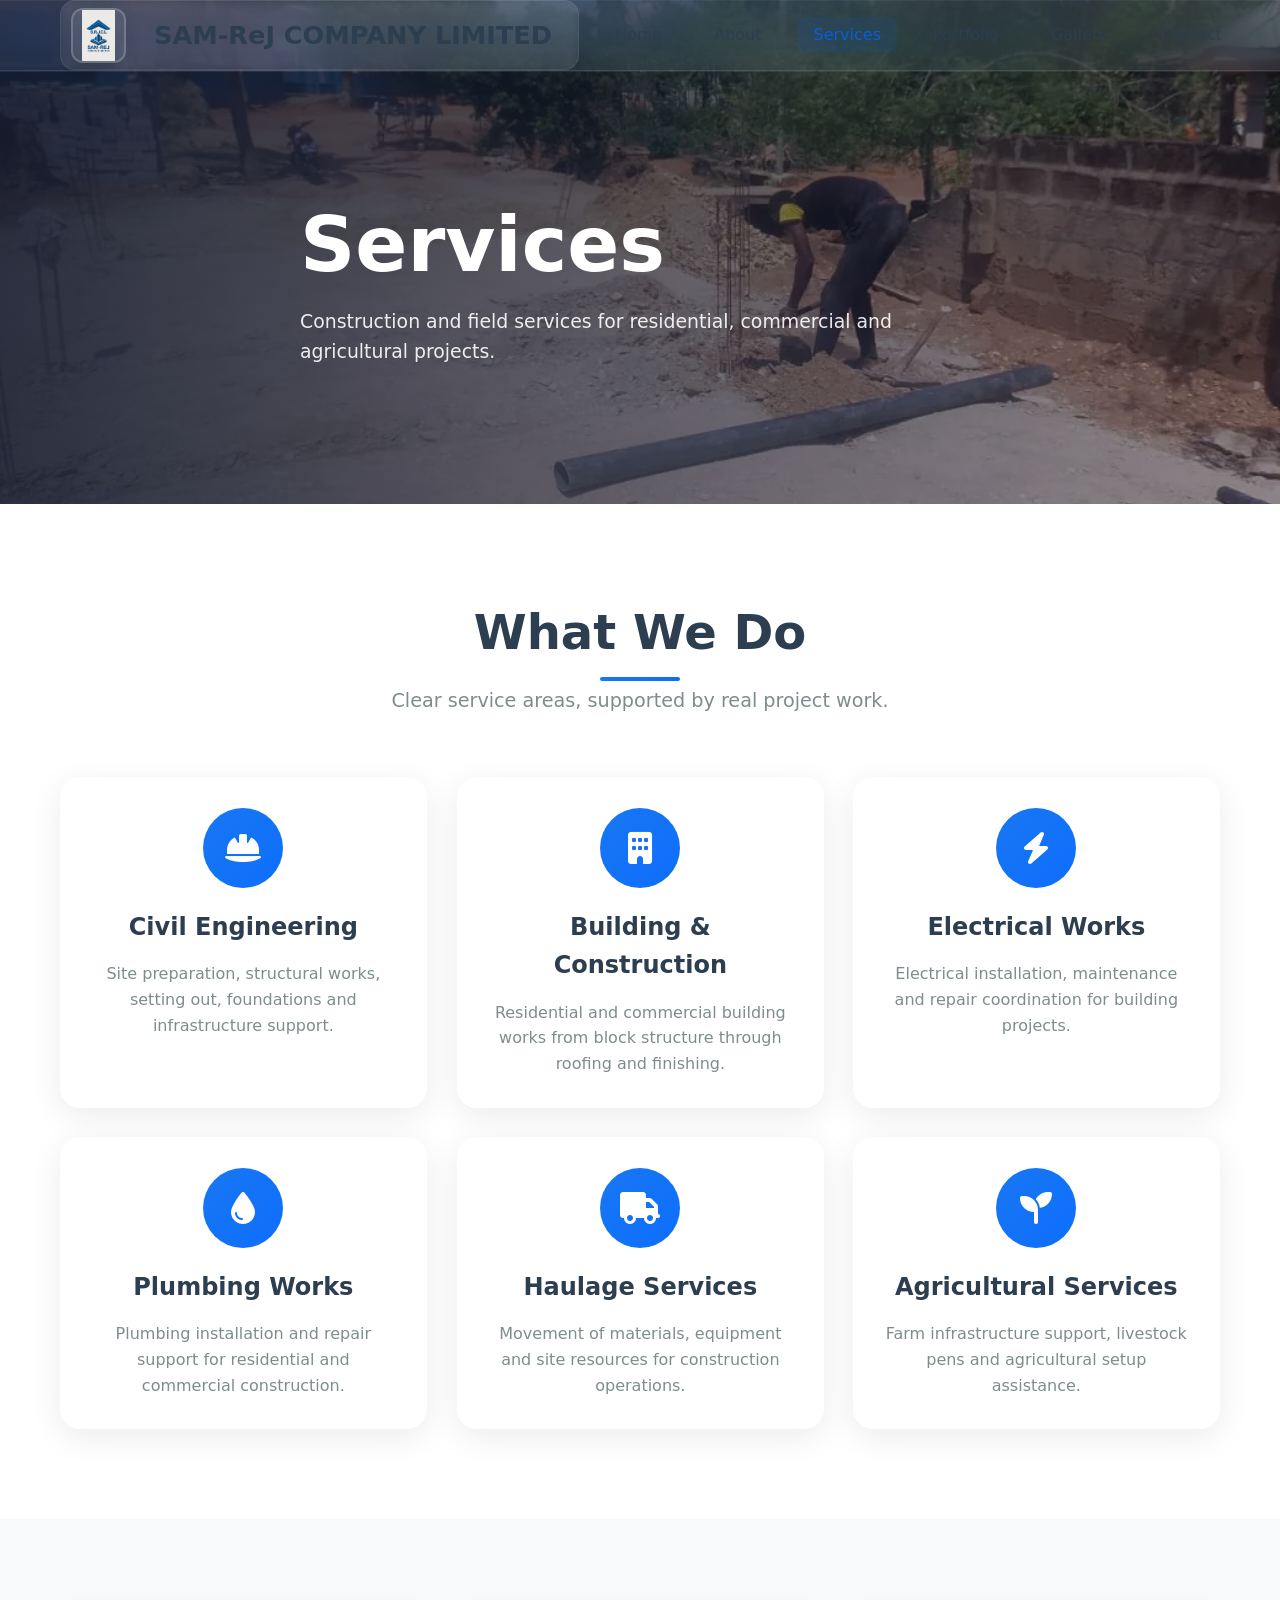
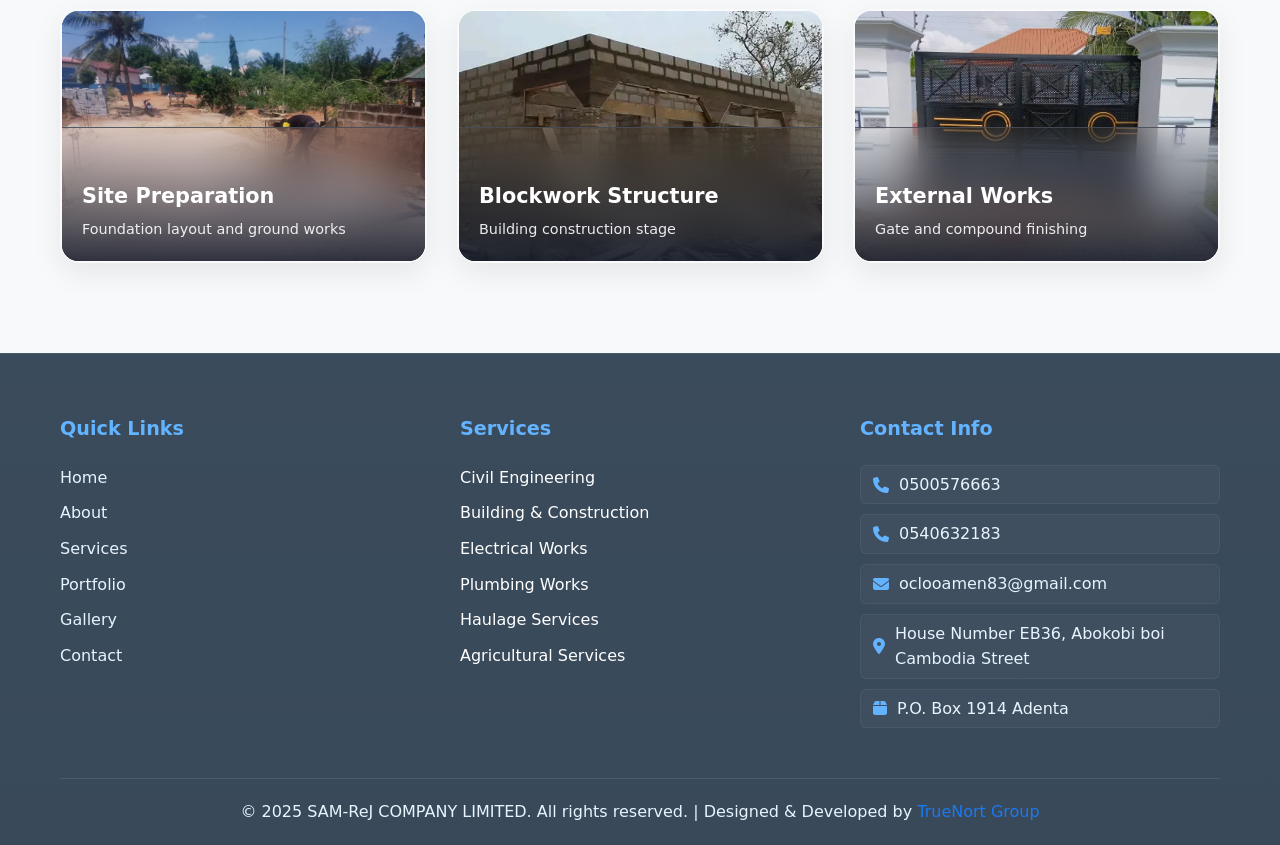
<file: services.html>
<!DOCTYPE html>
<html lang="en">
<head>
    <meta charset="utf-8">
    <meta name="viewport" content="width=device-width, initial-scale=1.0">
    <meta http-equiv="X-UA-Compatible" content="IE=edge">
    <meta name="description" content="SAM-ReJ COMPANY LIMITED services: civil engineering, building construction, electrical works, plumbing, haulage and agricultural services.">
    <meta name="keywords" content="construction services, civil engineering, plumbing, electrical works, haulage, agricultural services">
    <meta name="author" content="SAM-ReJ COMPANY LIMITED">
    <meta name="robots" content="index, follow">
    <link rel="canonical" href="https://amenuveve-portfolio.vercel.app/services">
    <meta property="og:title" content="SAM-ReJ Services | Civil Engineering, Building Works & Project Support">
    <meta property="og:description" content="Explore SAM-ReJ COMPANY LIMITED services for civil engineering, building construction, electrical works, plumbing, haulage and agricultural support.">
    <meta property="og:type" content="website">
    <meta property="og:url" content="https://amenuveve-portfolio.vercel.app/services">
    <meta property="og:site_name" content="SAM-ReJ COMPANY LIMITED">
    <meta property="og:image" content="https://amenuveve-portfolio.vercel.app/images/gallery/site-14.webp">
    <meta property="og:image:alt" content="SAM-ReJ COMPANY LIMITED civil engineering and building work">
    <meta name="twitter:card" content="summary_large_image">
    <meta name="twitter:title" content="SAM-ReJ Services | Civil Engineering, Building Works & Project Support">
    <meta name="twitter:description" content="Civil engineering, building construction, electrical works, plumbing, haulage and agricultural support from SAM-ReJ COMPANY LIMITED.">
    <meta name="twitter:image" content="https://amenuveve-portfolio.vercel.app/images/gallery/site-14.webp">
    <meta name="twitter:image:alt" content="SAM-ReJ COMPANY LIMITED civil engineering and building work">
    <link rel="icon" href="images/SAM-Rej COMPANY LIMITED LOGO.webp" type="image/webp">
    <title>SAM-ReJ Services | Civil Engineering, Building Works & Project Support</title>
    <link rel="stylesheet" href="styles.css">
    <link rel="preconnect" href="https://cdnjs.cloudflare.com" crossorigin>
    <link rel="stylesheet" href="https://cdnjs.cloudflare.com/ajax/libs/font-awesome/6.4.0/css/all.min.css" media="print" onload="this.media='all'">
    <noscript><link rel="stylesheet" href="https://cdnjs.cloudflare.com/ajax/libs/font-awesome/6.4.0/css/all.min.css"></noscript>
    <script src="script.js" defer></script>
    <meta name="theme-color" content="#1877f2">
</head>
<body>
    <nav class="navbar">
        <div class="nav-container">
            <a href="/" class="nav-logo"><img src="images/SAM-Rej COMPANY LIMITED LOGO.webp" alt="" aria-hidden="true" class="nav-logo-img"><span class="nav-logo-title">SAM-ReJ COMPANY LIMITED</span></a>
            <ul class="nav-menu" id="primary-navigation">
                <li><a href="/" class="nav-link">Home</a></li>
                <li><a href="/about" class="nav-link">About</a></li>
                <li><a href="/services" class="nav-link active">Services</a></li>
                <li><a href="/portfolio" class="nav-link">Portfolio</a></li>
                <li><a href="/gallery" class="nav-link">Gallery</a></li>
                <li><a href="/contact" class="nav-link">Contact</a></li>
            </ul>
            <button class="hamburger" type="button" aria-label="Open navigation menu" aria-controls="primary-navigation" aria-expanded="false"><span aria-hidden="true"></span><span aria-hidden="true"></span><span aria-hidden="true"></span></button>
        </div>
    </nav>

    <section class="page-hero services-hero">
        <div class="container">
            <div class="page-hero-content">
                <h1>Services</h1>
                <p>Construction and field services for residential, commercial and agricultural projects.</p>
            </div>
        </div>
    </section>

    <main>
        <section class="services page-section">
            <div class="container">
                <div class="section-header">
                    <h2 class="section-title">What We Do</h2>
                    <p class="section-subtitle">Clear service areas, supported by real project work.</p>
                </div>
                <div class="services-grid">
                    <div class="service-card glass-card"><div class="service-icon"><i class="fas fa-hard-hat"></i></div><h3>Civil Engineering</h3><p>Site preparation, structural works, setting out, foundations and infrastructure support.</p></div>
                    <div class="service-card glass-card"><div class="service-icon"><i class="fas fa-building"></i></div><h3>Building & Construction</h3><p>Residential and commercial building works from block structure through roofing and finishing.</p></div>
                    <div class="service-card glass-card"><div class="service-icon"><i class="fas fa-bolt"></i></div><h3>Electrical Works</h3><p>Electrical installation, maintenance and repair coordination for building projects.</p></div>
                    <div class="service-card glass-card"><div class="service-icon"><i class="fas fa-tint"></i></div><h3>Plumbing Works</h3><p>Plumbing installation and repair support for residential and commercial construction.</p></div>
                    <div class="service-card glass-card"><div class="service-icon"><i class="fas fa-truck"></i></div><h3>Haulage Services</h3><p>Movement of materials, equipment and site resources for construction operations.</p></div>
                    <div class="service-card glass-card"><div class="service-icon"><i class="fas fa-seedling"></i></div><h3>Agricultural Services</h3><p>Farm infrastructure support, livestock pens and agricultural setup assistance.</p></div>
                </div>
            </div>
        </section>

        <section class="page-section service-proof">
            <div class="container">
                <div class="portfolio-grid">
                    <div class="portfolio-item"><div class="portfolio-image"><img src="images/gallery/site-05.webp" alt="Worker preparing a construction foundation area" loading="lazy" decoding="async"><div class="portfolio-overlay"><h3>Site Preparation</h3><p>Foundation layout and ground works</p></div></div></div>
                    <div class="portfolio-item"><div class="portfolio-image"><img src="images/gallery/building-07.webp" alt="Blockwork building structure under construction" loading="lazy" decoding="async"><div class="portfolio-overlay"><h3>Blockwork Structure</h3><p>Building construction stage</p></div></div></div>
                    <div class="portfolio-item"><div class="portfolio-image"><img src="images/gallery/gate-07.webp" alt="Finished black and gold compound gate" loading="lazy" decoding="async"><div class="portfolio-overlay"><h3>External Works</h3><p>Gate and compound finishing</p></div></div></div>
                </div>
            </div>
        </section>
    </main>

    <footer class="footer">
        <div class="container">
            <div class="footer-content">
                <div class="footer-links"><h3>Quick Links</h3><ul><li><a href="/">Home</a></li><li><a href="/about">About</a></li><li><a href="/services">Services</a></li><li><a href="/portfolio">Portfolio</a></li><li><a href="/gallery">Gallery</a></li><li><a href="/contact">Contact</a></li></ul></div>
                <div class="footer-services"><h3>Services</h3><ul><li>Civil Engineering</li><li>Building & Construction</li><li>Electrical Works</li><li>Plumbing Works</li><li>Haulage Services</li><li>Agricultural Services</li></ul></div>
                <div class="footer-contact"><h3>Contact Info</h3><p class="clickable" onclick="window.open('tel:0500576663')"><i class="fas fa-phone"></i> 0500576663</p><p class="clickable" onclick="window.open('tel:0540632183')"><i class="fas fa-phone"></i> 0540632183</p><p class="clickable" onclick="window.open('mailto:oclooamen83@gmail.com?subject=Inquiry from SAM-ReJ Website&body=Hello, I would like to discuss a construction project with you.')"><i class="fas fa-envelope"></i> oclooamen83@gmail.com</p><p class="clickable" onclick="window.open('https://maps.google.com/?q=Abokobi+boi+Cambodia+Street')"><i class="fas fa-map-marker-alt"></i> House Number EB36, Abokobi boi Cambodia Street</p><p><i class="fas fa-box"></i> P.O. Box 1914 Adenta</p></div>
            </div>
            <div class="footer-bottom"><p>&copy; 2025 SAM-ReJ COMPANY LIMITED. All rights reserved. | Designed & Developed by <a href="#" style="color: #1877f2; text-decoration: none;">TrueNort Group</a></p></div>
        </div>
    </footer>
</body>
</html>
</file>
<file: styles.css>
/* Reset and Base Styles */
* {
    margin: 0;
    padding: 0;
    box-sizing: border-box;
}

html {
    scroll-behavior: smooth;
}

body {
    font-family: Inter, ui-sans-serif, system-ui, -apple-system, BlinkMacSystemFont, "Segoe UI", Arial, sans-serif;
    line-height: 1.6;
    color: #333;
    overflow-x: hidden;
}

.container {
    max-width: 1200px;
    margin: 0 auto;
    padding: 0 20px;
}

/* Glass Effect Utility */
.glass-card {
    background: rgba(255, 255, 255, 0.1);
    -webkit-backdrop-filter: blur(20px);
    backdrop-filter: blur(20px);
    border: 1px solid rgba(255, 255, 255, 0.2);
    border-radius: 20px;
    padding: 30px;
    box-shadow: 0 8px 32px rgba(0, 0, 0, 0.1);
    transition: all 0.3s ease;
}

.glass-card:hover {
    transform: translateY(-5px);
    box-shadow: 
        0 15px 40px rgba(0, 0, 0, 0.12),
        inset 0 1px 0 rgba(255, 255, 255, 0.15),
        0 0 0 1px rgba(255, 255, 255, 0.08);
    background: rgba(255, 255, 255, 0.12);
    border-color: rgba(255, 255, 255, 0.25);
}

/* Navigation */
.navbar {
    position: fixed;
    top: 0;
    width: 100%;
    background: rgba(255, 255, 255, 0.06);
    -webkit-backdrop-filter: blur(25px) saturate(180%);
    backdrop-filter: blur(25px) saturate(180%);
    border-bottom: 1px solid rgba(255, 255, 255, 0.12);
    z-index: 1000;
    transition: all 0.4s cubic-bezier(0.175, 0.885, 0.32, 1.275);
    box-shadow: 
        0 1px 0 rgba(255, 255, 255, 0.08),
        inset 0 1px 0 rgba(255, 255, 255, 0.05);
}

.navbar.scrolled {
    background: rgba(255, 255, 255, 0.12);
    -webkit-backdrop-filter: blur(35px) saturate(200%);
    backdrop-filter: blur(35px) saturate(200%);
    border-bottom: 1px solid rgba(255, 255, 255, 0.18);
    box-shadow: 
        0 4px 20px rgba(0, 0, 0, 0.08),
        inset 0 1px 0 rgba(255, 255, 255, 0.1);
}

.navbar::before {
    content: '';
    position: absolute;
    top: 0;
    left: 0;
    right: 0;
    bottom: 0;
    background: linear-gradient(180deg, rgba(255, 255, 255, 0.05) 0%, rgba(255, 255, 255, 0.02) 100%);
    pointer-events: none;
    transition: all 0.4s cubic-bezier(0.175, 0.885, 0.32, 1.275);
}

.navbar.scrolled::before {
    background: linear-gradient(180deg, rgba(255, 255, 255, 0.1) 0%, rgba(255, 255, 255, 0.05) 100%);
}

.nav-container {
    max-width: 1200px;
    margin: 0 auto;
    padding: 0 20px;
    display: flex;
    justify-content: space-between;
    align-items: center;
    height: 70px;
    position: relative;
    gap: 20px;
}

.nav-logo {
    display: flex;
    align-items: center;
    gap: 12px;
    padding: 6px 10px;
    border-radius: 15px;
    background: rgba(255, 255, 255, 0.03);
    backdrop-filter: blur(5px);
    -webkit-backdrop-filter: blur(5px);
    border: 1px solid rgba(255, 255, 255, 0.08);
    transition: all 0.4s cubic-bezier(0.175, 0.885, 0.32, 1.275);
    flex-shrink: 0;
    min-width: 0;
    color: inherit;
    text-decoration: none;
    cursor: pointer;
}

.nav-logo:hover {
    background: rgba(255, 255, 255, 0.08);
    border-color: rgba(255, 255, 255, 0.15);
    transform: translateY(-1px);
    box-shadow: 0 5px 15px rgba(0, 0, 0, 0.1);
}

.nav-logo:focus-visible {
    outline: 3px solid rgba(11, 94, 215, 0.65);
    outline-offset: 4px;
}

.nav-logo-img {
    width: 55px;
    height: 55px;
    object-fit: contain;
    border-radius: 12px;
    transition: all 0.4s cubic-bezier(0.175, 0.885, 0.32, 1.275);
    box-shadow: 0 4px 15px rgba(0, 0, 0, 0.1);
    border: 2px solid rgba(255, 255, 255, 0.2);
    background: rgba(255, 255, 255, 0.05);
    backdrop-filter: blur(10px);
    -webkit-backdrop-filter: blur(10px);
}

.nav-logo-img:hover {
    transform: scale(1.15) rotate(2deg);
    filter: brightness(1.2) contrast(1.1);
    box-shadow: 0 8px 25px rgba(24, 119, 242, 0.3);
    border-color: rgba(24, 119, 242, 0.4);
    background: rgba(255, 255, 255, 0.1);
}

.nav-logo h2,
.nav-logo-title {
    color: #2c3e50;
    font-weight: 700;
    font-size: 1.6rem;
    white-space: nowrap;
    overflow: visible;
    text-overflow: clip;
    max-width: none;
    transition: all 0.4s cubic-bezier(0.175, 0.885, 0.32, 1.275);
    padding: 8px 16px;
    border-radius: 8px;
    background: rgba(255, 255, 255, 0);
    cursor: pointer;
    flex-shrink: 0;
}

.nav-logo h2:hover,
.nav-logo-title:hover {
    background: rgba(255, 255, 255, 0.1);
    -webkit-backdrop-filter: blur(10px);
    backdrop-filter: blur(10px);
    transform: translateY(-1px);
}

.nav-menu {
    display: flex;
    list-style: none;
    gap: 20px;
    flex-shrink: 0;
    margin-left: auto;
}

.nav-link {
    color: #2c3e50;
    text-decoration: none;
    font-weight: 500;
    transition: all 0.4s cubic-bezier(0.175, 0.885, 0.32, 1.275);
    position: relative;
    padding: 8px 16px;
    border-radius: 8px;
    background: rgba(255, 255, 255, 0);
    white-space: nowrap;
    font-size: 1rem;
}

.nav-link:hover {
    color: #0b5ed7;
    background: rgba(255, 255, 255, 0.1);
    backdrop-filter: blur(10px);
    -webkit-backdrop-filter: blur(10px);
    transform: translateY(-1px);
}

.nav-link.active {
    color: #0b5ed7;
    background: rgba(11, 94, 215, 0.12);
}

.nav-link::after {
    content: '';
    position: absolute;
    bottom: -5px;
    left: 0;
    width: 0;
    height: 2px;
    background: #3498db;
    transition: width 0.3s ease;
}

.nav-link:hover::after {
    width: 100%;
}

.hamburger {
    display: none;
    flex-direction: column;
    cursor: pointer;
    padding: 8px;
    border-radius: 8px;
    background: rgba(255, 255, 255, 0.1);
    backdrop-filter: blur(10px);
    -webkit-backdrop-filter: blur(10px);
    border: 1px solid rgba(255, 255, 255, 0.2);
    transition: all 0.3s ease;
    z-index: 1001;
    align-items: center;
    justify-content: center;
    min-width: 44px;
    min-height: 44px;
    color: inherit;
}

.hamburger:hover {
    background: rgba(255, 255, 255, 0.2);
    transform: scale(1.05);
    box-shadow: 0 4px 15px rgba(0, 0, 0, 0.1);
}

.hamburger span {
    width: 24px;
    height: 2px;
    background: #2c3e50;
    margin: 2px 0;
    transition: 0.3s ease;
    border-radius: 1px;
    box-shadow: 0 1px 2px rgba(0, 0, 0, 0.1);
}

/* Enhanced hamburger styling for mobile */
@media (max-width: 768px) {
    .hamburger {
        padding: 10px;
        border-radius: 10px;
        background: rgba(255, 255, 255, 0.15);
        backdrop-filter: blur(15px);
        -webkit-backdrop-filter: blur(15px);
        border: 1px solid rgba(255, 255, 255, 0.3);
        box-shadow: 0 4px 15px rgba(0, 0, 0, 0.1);
        transition: all 0.3s ease;
    }
    
    .hamburger:hover {
        background: rgba(255, 255, 255, 0.25);
        transform: scale(1.05);
        box-shadow: 0 6px 20px rgba(0, 0, 0, 0.15);
    }
    
    .hamburger span {
        width: 22px;
        height: 2px;
        background: #2c3e50;
        margin: 4px 0;
        transition: 0.3s;
        border-radius: 1px;
        box-shadow: 0 1px 2px rgba(0, 0, 0, 0.1);
    }
}

/* Hero Section */
.hero {
    min-height: 100vh;
    display: flex;
    align-items: center;
    position: relative;
    background: linear-gradient(135deg, #667eea 0%, #764ba2 100%);
    background-size: cover;
    overflow: hidden;
}

.hero-background {
    position: absolute;
    top: 0;
    left: 0;
    width: 100%;
    height: 100%;
    background: url('images/gallery/site-14.webp') center/cover;
    opacity: 0.42;
    pointer-events: none;
}

.glass-overlay {
    position: absolute;
    top: 0;
    left: 0;
    width: 100%;
    height: 100%;
    background: rgba(255, 255, 255, 0.1);
    backdrop-filter: blur(6px);
    -webkit-backdrop-filter: blur(6px);
    pointer-events: none;
}

.hero-content {
    position: relative;
    z-index: 2;
    display: flex;
    align-items: center;
    justify-content: space-between;
    max-width: 1200px;
    margin: 0 auto;
    padding: 0 20px;
    width: 100%;
}

.hero-text {
    flex: 1;
    max-width: 690px;
}

.hero-title {
    font-size: 4.35rem;
    font-weight: 700;
    color: white;
    margin-bottom: 20px;
    line-height: 1.08;
}

.title-line {
    display: block;
    opacity: 0;
    transform: translateY(30px);
    animation: fadeInUp 0.8s ease forwards;
}

.title-line:nth-child(1) { animation-delay: 0.2s; }
.title-line:nth-child(2) { animation-delay: 0.4s; }
.title-line:nth-child(3) { animation-delay: 0.6s; }

@keyframes fadeInUp {
    0% {
        opacity: 0;
        transform: translateY(40px) scale(0.95);
    }
    50% {
        opacity: 0.7;
        transform: translateY(20px) scale(0.98);
    }
    100% {
        opacity: 1;
        transform: translateY(0) scale(1);
    }
}

.hero-subtitle {
    font-size: 1.3rem;
    color: rgba(255, 255, 255, 0.9);
    margin-bottom: 30px;
    opacity: 0;
    animation: fadeIn 1s ease 0.8s forwards;
}

@keyframes fadeIn {
    0% {
        opacity: 0;
        transform: scale(0.9);
    }
    100% {
        opacity: 1;
        transform: scale(1);
    }
}

.hero-buttons {
    display: flex;
    gap: 20px;
    flex-wrap: wrap;
    opacity: 0;
    animation: fadeIn 1s ease 1s forwards;
}

.btn {
    padding: 15px 30px;
    border-radius: 50px;
    text-decoration: none;
    font-weight: 600;
    transition: all 0.4s cubic-bezier(0.175, 0.885, 0.32, 1.275);
    display: inline-block;
    border: none;
    cursor: pointer;
    font-size: 1rem;
    position: relative;
    overflow: hidden;
}

.btn::before {
    content: '';
    position: absolute;
    top: 0;
    left: -100%;
    width: 100%;
    height: 100%;
    background: linear-gradient(90deg, transparent, rgba(255, 255, 255, 0.2), transparent);
    transition: left 0.5s;
}

.btn:hover::before {
    left: 100%;
}

.btn-primary {
    background: linear-gradient(135deg, #0b5ed7, #064fb5);
    color: white;
    box-shadow: 0 5px 15px rgba(11, 94, 215, 0.38);
}

.btn-primary:hover {
    transform: translateY(-2px);
    box-shadow: 0 8px 25px rgba(11, 94, 215, 0.52);
}

.btn-secondary {
    background: transparent;
    color: white;
    border: 2px solid white;
}

.btn-secondary:hover {
    background: white;
    color: #2c3e50;
    transform: translateY(-2px);
}

.hero-image {
    flex: 1;
    display: flex;
    justify-content: center;
    align-items: center;
}

.profile-card {
    background: rgba(255, 255, 255, 0.1);
    backdrop-filter: blur(20px);
    -webkit-backdrop-filter: blur(20px);
    border-radius: 20px;
    padding: 20px;
    text-align: center;
    border: 1px solid rgba(255, 255, 255, 0.2);
    animation: float 6s ease-in-out infinite, glowPulse 4s ease-in-out infinite;
    transition: all 0.4s cubic-bezier(0.175, 0.885, 0.32, 1.275);
}

.profile-card:hover {
    transform: scale(1.05);
    animation: float 6s ease-in-out infinite, glowPulse 2s ease-in-out infinite;
}

@keyframes float {
    0%, 100% { 
        transform: translateY(0px) rotate(0deg); 
        filter: brightness(1) contrast(1);
    }
    25% { 
        transform: translateY(-15px) rotate(0.5deg); 
        filter: brightness(1.05) contrast(1.02);
    }
    50% { 
        transform: translateY(-25px) rotate(0deg); 
        filter: brightness(1.1) contrast(1.05);
    }
    75% { 
        transform: translateY(-15px) rotate(-0.5deg); 
        filter: brightness(1.05) contrast(1.02);
    }
}

.profile-img {
    width: 200px;
    height: 200px;
    border-radius: 50%;
    object-fit: cover;
    border: 4px solid rgba(255, 255, 255, 0.3);
    margin-bottom: 15px;
    box-shadow: 0 10px 30px rgba(0, 0, 0, 0.2);
    transition: all 0.4s cubic-bezier(0.175, 0.885, 0.32, 1.275);
}

.profile-info h2,
.profile-info h3 {
    color: white;
    font-size: 1.5rem;
    margin-bottom: 5px;
}

.profile-info p {
    color: rgba(255, 255, 255, 0.8);
    font-size: 1rem;
}

.profile-img:hover {
    transform: scale(1.05);
    box-shadow: 0 15px 40px rgba(0, 0, 0, 0.3);
    border-color: rgba(255, 255, 255, 0.5);
}

.scroll-indicator {
    position: absolute;
    bottom: 30px;
    left: 50%;
    transform: translateX(-50%);
    animation: bounce 2s infinite;
}

.scroll-arrow {
    width: 30px;
    height: 30px;
    border: 2px solid white;
    border-top: none;
    border-left: none;
    transform: rotate(45deg);
}

@keyframes bounce {
    0%, 20%, 50%, 80%, 100% { transform: translateX(-50%) translateY(0); }
    40% { transform: translateX(-50%) translateY(-10px); }
    60% { transform: translateX(-50%) translateY(-5px); }
}

/* Section Styles */
section {
    padding: 100px 0;
}

.section-header {
    text-align: center;
    margin-bottom: 60px;
}

.section-title {
    font-size: 3rem;
    font-weight: 700;
    color: #2c3e50;
    margin-bottom: 15px;
    position: relative;
}

.section-title::after {
    content: '';
    position: absolute;
    bottom: -10px;
    left: 50%;
    transform: translateX(-50%);
    width: 80px;
    height: 4px;
    background: linear-gradient(135deg, #1877f2, #0d6efd);
    border-radius: 2px;
}

.section-subtitle {
    font-size: 1.2rem;
    color: #7f8c8d;
    max-width: 600px;
    margin: 0 auto;
}

/* About Section */
.about {
    background: #f8f9fa;
}

.about-content {
    display: grid;
    grid-template-columns: 1fr 1fr;
    gap: 60px;
    align-items: center;
}

.about-text h3 {
    font-size: 2rem;
    color: #2c3e50;
    margin-bottom: 20px;
}

.about-text p {
    font-size: 1.1rem;
    color: #555;
    margin-bottom: 30px;
    line-height: 1.8;
}

.stats {
    display: grid;
    grid-template-columns: repeat(3, 1fr);
    gap: 20px;
    margin-top: 30px;
}

.stat {
    text-align: center;
    padding: 20px;
    background: rgba(255, 255, 255, 0.1);
    backdrop-filter: blur(20px);
    -webkit-backdrop-filter: blur(20px);
    border: 1px solid rgba(255, 255, 255, 0.2);
    border-radius: 15px;
    box-shadow: 0 5px 15px rgba(0, 0, 0, 0.1);
    transition: all 0.4s cubic-bezier(0.175, 0.885, 0.32, 1.275);
    animation: bounceIn 0.8s ease-out;
}

.stat:hover {
    transform: translateY(-5px) scale(1.05);
    animation: glowPulse 2s infinite;
}

.stat:nth-child(1) { animation-delay: 0.1s; }
.stat:nth-child(2) { animation-delay: 0.3s; }
.stat:nth-child(3) { animation-delay: 0.5s; }

.stat-number {
    display: block;
    font-size: 2.5rem;
    font-weight: 700;
    color: #3498db;
    margin-bottom: 5px;
}

.stat-label {
    font-size: 0.9rem;
    color: #7f8c8d;
    font-weight: 500;
}

.image-container {
    position: relative;
    border-radius: 20px;
    overflow: hidden;
    background: rgba(255, 255, 255, 0.1);
    backdrop-filter: blur(20px);
    -webkit-backdrop-filter: blur(20px);
    border: 2px solid rgba(255, 255, 255, 0.3);
    box-shadow: 
        0 20px 40px rgba(0, 0, 0, 0.1),
        inset 0 1px 0 rgba(255, 255, 255, 0.2),
        0 0 0 1px rgba(255, 255, 255, 0.1);
    transition: all 0.4s cubic-bezier(0.175, 0.885, 0.32, 1.275);
}

.about-img {
    width: 100%;
    height: 400px;
    object-fit: cover;
    transition: all 0.4s cubic-bezier(0.175, 0.885, 0.32, 1.275);
    border-radius: 18px;
}

.image-container:hover .about-img {
    transform: scale(1.03);
    filter: brightness(1.05) contrast(1.02);
}

.image-container:hover {
    border-color: rgba(255, 255, 255, 0.5);
    box-shadow: 
        0 25px 50px rgba(0, 0, 0, 0.15),
        inset 0 1px 0 rgba(255, 255, 255, 0.3),
        0 0 0 1px rgba(255, 255, 255, 0.2);
    transform: translateY(-2px);
}

/* Services Section */
.services {
    background: white;
}

.services-grid {
    display: grid;
    grid-template-columns: repeat(auto-fit, minmax(350px, 1fr));
    gap: 30px;
}

.service-card {
    text-align: center;
    padding: 40px 30px;
    background: rgba(255, 255, 255, 0.08);
    backdrop-filter: blur(25px) saturate(180%);
    -webkit-backdrop-filter: blur(25px) saturate(180%);
    border: 1px solid rgba(255, 255, 255, 0.15);
    border-radius: 20px;
    box-shadow: 
        0 8px 32px rgba(0, 0, 0, 0.08),
        inset 0 1px 0 rgba(255, 255, 255, 0.1),
        0 0 0 1px rgba(255, 255, 255, 0.05);
    transition: all 0.6s cubic-bezier(0.175, 0.885, 0.32, 1.275);
    animation: elegantSlideIn 1.2s ease-out forwards;
    opacity: 0;
    transform: translateY(30px) scale(0.95);
}

.service-card:hover {
    animation: elegantHover 0.6s ease-out forwards;
    background: rgba(255, 255, 255, 0.15);
    border-color: rgba(255, 255, 255, 0.4);
}

.service-card:nth-child(odd) {
    animation-delay: 0.2s;
}

.service-card:nth-child(even) {
    animation-delay: 0.4s;
}

.service-icon {
    width: 80px;
    height: 80px;
    background: linear-gradient(135deg, #1877f2, #0d6efd);
    border-radius: 50%;
    display: flex;
    align-items: center;
    justify-content: center;
    margin: 0 auto 20px;
    font-size: 2rem;
    color: white;
    transition: all 0.4s cubic-bezier(0.175, 0.885, 0.32, 1.275);
    position: relative;
    overflow: hidden;
}

.service-icon::before {
    content: '';
    position: absolute;
    top: 0;
    left: -100%;
    width: 100%;
    height: 100%;
    background: linear-gradient(90deg, transparent, rgba(255, 255, 255, 0.3), transparent);
    transition: left 0.6s;
}

.service-card:hover .service-icon {
    transform: scale(1.1) rotate(5deg);
    animation: glowPulse 2s infinite;
}

.service-card:hover .service-icon::before {
    left: 100%;
}

.service-card h3 {
    font-size: 1.5rem;
    color: #2c3e50;
    margin-bottom: 15px;
}

.service-card p {
    color: #7f8c8d;
    line-height: 1.6;
}

/* Portfolio Section */
.portfolio {
    background: #f8f9fa;
}

.portfolio-grid {
    display: grid;
    grid-template-columns: repeat(auto-fit, minmax(350px, 1fr));
    gap: 30px;
}

.portfolio-item {
    border-radius: 20px;
    overflow: hidden;
    background: rgba(255, 255, 255, 0.08);
    backdrop-filter: blur(25px) saturate(180%);
    -webkit-backdrop-filter: blur(25px) saturate(180%);
    border: 1px solid rgba(255, 255, 255, 0.15);
    box-shadow: 
        0 10px 30px rgba(0, 0, 0, 0.08),
        inset 0 1px 0 rgba(255, 255, 255, 0.1),
        0 0 0 1px rgba(255, 255, 255, 0.05);
    transition: all 0.6s cubic-bezier(0.175, 0.885, 0.32, 1.275);
    animation: elegantFadeIn 1s ease-out forwards;
    opacity: 0;
    transform: scale(0.9) rotate(-1deg);
}

.portfolio-item:hover {
    animation: elegantHover 0.6s ease-out forwards;
    background: rgba(255, 255, 255, 0.15);
    border-color: rgba(255, 255, 255, 0.4);
}

.portfolio-item:nth-child(1) { animation-delay: 0.1s; }
.portfolio-item:nth-child(2) { animation-delay: 0.2s; }
.portfolio-item:nth-child(3) { animation-delay: 0.3s; }
.portfolio-item:nth-child(4) { animation-delay: 0.4s; }
.portfolio-item:nth-child(5) { animation-delay: 0.5s; }
.portfolio-item:nth-child(6) { animation-delay: 0.6s; }
.portfolio-item:nth-child(7) { animation-delay: 0.7s; }
.portfolio-item:nth-child(8) { animation-delay: 0.8s; }
.portfolio-item:nth-child(9) { animation-delay: 0.9s; }
.portfolio-item:nth-child(10) { animation-delay: 1s; }
.portfolio-item:nth-child(11) { animation-delay: 1.1s; }

.portfolio-image {
    position: relative;
    overflow: hidden;
}

.portfolio-image img {
    width: 100%;
    height: 250px;
    object-fit: cover;
    box-sizing: border-box;
    transition: all 0.4s cubic-bezier(0.175, 0.885, 0.32, 1.275);
    background: rgba(255, 255, 255, 0.05);
    min-height: 250px;
    display: block;
    border-radius: 12px;
}

.portfolio-item:nth-child(n+8) .portfolio-image img {
    object-fit: contain;
    background: #ffffff;
    padding: 12px;
}

.portfolio-image {
    position: relative;
    overflow: hidden;
    background: rgba(255, 255, 255, 0.1);
    backdrop-filter: blur(20px);
    -webkit-backdrop-filter: blur(20px);
    border: 1px solid rgba(255, 255, 255, 0.2);
    border-radius: 15px;
    box-shadow: 0 8px 32px rgba(0, 0, 0, 0.1);
}

.portfolio-image::before {
    content: '';
    position: absolute;
    top: 0;
    left: -100%;
    width: 100%;
    height: 100%;
    background: linear-gradient(90deg, transparent, rgba(255, 255, 255, 0.4), transparent);
    transition: left 0.6s;
}

.portfolio-item:hover .portfolio-image::before {
    left: 100%;
}

.portfolio-image img:not([src]), 
.portfolio-image img[src=""] {
    background: linear-gradient(135deg, #3498db, #2980b9);
    display: flex;
    align-items: center;
    justify-content: center;
    color: white;
    font-weight: 600;
}

.portfolio-item:hover .portfolio-image img {
    transform: scale(1.05);
    filter: brightness(1.1) contrast(1.05);
}

.portfolio-overlay {
    position: absolute;
    bottom: 0;
    left: 0;
    right: 0;
    background: linear-gradient(180deg, rgba(0, 0, 0, 0), rgba(17, 24, 39, 0.86));
    backdrop-filter: blur(20px);
    -webkit-backdrop-filter: blur(20px);
    border-top: 1px solid rgba(255, 255, 255, 0.2);
    color: white;
    padding: 52px 20px 20px;
    transform: translateY(0);
    transition: all 0.4s cubic-bezier(0.175, 0.885, 0.32, 1.275);
}

.portfolio-item:hover .portfolio-overlay {
    background: linear-gradient(180deg, rgba(0, 0, 0, 0), rgba(17, 24, 39, 0.94));
}

.portfolio-overlay h3 {
    font-size: 1.3rem;
    margin-bottom: 5px;
}

.portfolio-overlay p {
    font-size: 0.9rem;
    opacity: 0.9;
}

.portfolio-cta {
    display: flex;
    justify-content: center;
    margin-top: 45px;
}

/* Gallery Page */
.gallery-page {
    background: #f8f9fa;
}

.gallery-hero {
    min-height: 68vh;
    display: flex;
    align-items: center;
    position: relative;
    overflow: hidden;
    color: white;
    background: linear-gradient(135deg, #1f2937 0%, #1877f2 100%);
}

.gallery-hero-bg {
    position: absolute;
    inset: 0;
    background:
        linear-gradient(90deg, rgba(15, 23, 42, 0.84), rgba(15, 23, 42, 0.34)),
        url('images/gallery/building-09.webp') center/cover;
    transform: scale(1.02);
}

.gallery-hero-content {
    position: relative;
    z-index: 1;
    max-width: 720px;
    padding-top: 70px;
}

.gallery-hero-content h1 {
    font-size: clamp(2.6rem, 6vw, 5rem);
    line-height: 1;
    margin-bottom: 22px;
}

.gallery-hero-content p {
    max-width: 650px;
    margin-bottom: 30px;
    color: rgba(255, 255, 255, 0.88);
    font-size: 1.18rem;
}

.gallery-main {
    background: #f8f9fa;
}

.gallery-section {
    padding: 90px 0;
    content-visibility: auto;
    contain-intrinsic-size: 900px;
}

.gallery-section + .gallery-section {
    padding-top: 20px;
}

.gallery-filters {
    display: flex;
    flex-wrap: wrap;
    justify-content: center;
    gap: 12px;
    margin: 0 auto 40px;
}

.gallery-filter {
    border: 1px solid rgba(24, 119, 242, 0.24);
    background: rgba(255, 255, 255, 0.78);
    color: #2c3e50;
    border-radius: 999px;
    padding: 11px 18px;
    font: inherit;
    font-size: 0.95rem;
    font-weight: 600;
    cursor: pointer;
    transition: all 0.25s ease;
    box-shadow: 0 8px 22px rgba(15, 23, 42, 0.06);
}

.gallery-filter:hover,
.gallery-filter.active {
    color: white;
    background: linear-gradient(135deg, #1877f2, #0d6efd);
    border-color: transparent;
    transform: translateY(-2px);
    box-shadow: 0 10px 26px rgba(24, 119, 242, 0.24);
}

.gallery-grid,
.video-grid {
    display: grid;
    grid-template-columns: repeat(auto-fit, minmax(260px, 1fr));
    gap: 24px;
}

.gallery-card,
.video-card {
    overflow: hidden;
    border-radius: 18px;
    background: rgba(255, 255, 255, 0.84);
    border: 1px solid rgba(255, 255, 255, 0.75);
    box-shadow: 0 12px 30px rgba(15, 23, 42, 0.08);
    transition: transform 0.25s ease, box-shadow 0.25s ease, opacity 0.2s ease;
    content-visibility: auto;
    contain-intrinsic-size: 330px 340px;
}

.gallery-card {
    cursor: pointer;
}

.gallery-card:hover,
.video-card:hover {
    transform: translateY(-5px);
    box-shadow: 0 18px 42px rgba(15, 23, 42, 0.13);
}

.gallery-card img {
    width: 100%;
    aspect-ratio: 4 / 3;
    display: block;
    object-fit: cover;
    background: #edf2f7;
}

.gallery-card.document-card img {
    object-fit: contain;
    background: #ffffff;
    padding: 14px;
}

.gallery-card-info,
.video-card-info {
    padding: 18px 20px 20px;
}

.gallery-card-info h3,
.video-card-info h3 {
    color: #2c3e50;
    font-size: 1.12rem;
    line-height: 1.25;
    margin-bottom: 6px;
}

.gallery-card-info p,
.video-card-info p {
    color: #64748b;
    font-size: 0.94rem;
}

.video-card video {
    width: 100%;
    aspect-ratio: 16 / 9;
    display: block;
    background: #0f172a;
    object-fit: cover;
}

.gallery-card.is-hidden,
.video-card.is-hidden,
.video-gallery-section.is-hidden {
    display: none;
}

/* Lightbox */
.lightbox {
    position: fixed;
    inset: 0;
    z-index: 10000;
    display: flex;
    align-items: center;
    justify-content: center;
    background: rgba(0, 0, 0, 0.95);
    -webkit-backdrop-filter: blur(10px);
    backdrop-filter: blur(10px);
    opacity: 0;
    transition: opacity 0.25s ease;
}

.lightbox.visible {
    opacity: 1;
}

.lightbox-content {
    position: relative;
    max-width: 90%;
    max-height: 90%;
    overflow: hidden;
    background: #ffffff;
    border-radius: 18px;
    border: 1px solid rgba(255, 255, 255, 0.2);
    box-shadow: 0 25px 50px rgba(0, 0, 0, 0.3);
    transform: translateY(18px) scale(0.96);
    transition: transform 0.25s ease;
}

.lightbox.visible .lightbox-content {
    transform: translateY(0) scale(1);
}

.lightbox-image-container {
    position: relative;
    min-height: 300px;
    overflow: hidden;
    display: flex;
    align-items: center;
    justify-content: center;
    background: linear-gradient(135deg, #f8f9fa 0%, #e9ecef 100%);
}

.lightbox-image {
    width: 100%;
    height: auto;
    max-height: 60vh;
    object-fit: contain;
    display: block !important;
    position: relative;
    z-index: 1;
    background: #f8f9fa;
    opacity: 0;
    transition: opacity 0.2s ease;
}

.lightbox-video {
    width: 100%;
    max-height: 65vh;
    display: block;
    background: #0f172a;
}

.lightbox-loading {
    display: flex;
    flex-direction: column;
    align-items: center;
    justify-content: center;
    gap: 15px;
    color: #7f8c8d;
}

.lightbox-loading .spinner {
    width: 40px;
    height: 40px;
    border: 3px solid #e9ecef;
    border-top: 3px solid #3498db;
    border-radius: 50%;
    animation: spin 1s linear infinite;
}

.lightbox-info {
    padding: 26px;
    background: linear-gradient(135deg, #f8f9fa 0%, #ffffff 100%);
}

.lightbox-info h3 {
    margin-bottom: 10px;
    color: #2c3e50;
    font-size: 1.7rem;
    font-weight: 700;
}

.lightbox-info p {
    margin-bottom: 18px;
    color: #7f8c8d;
    font-size: 1.05rem;
    line-height: 1.6;
}

.lightbox-details {
    display: flex;
    gap: 20px;
    margin-top: 18px;
}

.detail-item {
    display: flex;
    align-items: center;
    gap: 8px;
    color: #3498db;
    font-weight: 500;
}

.lightbox-close {
    position: absolute;
    top: 18px;
    right: 22px;
    z-index: 10001;
    display: flex;
    align-items: center;
    justify-content: center;
    width: 42px;
    height: 42px;
    border-radius: 50%;
    color: #ffffff;
    background: rgba(0, 0, 0, 0.7);
    font-size: 24px;
    cursor: pointer;
    -webkit-backdrop-filter: blur(10px);
    backdrop-filter: blur(10px);
    transition: background 0.2s ease, transform 0.2s ease;
}

.lightbox-close:hover {
    background: rgba(0, 0, 0, 0.9);
    transform: scale(1.05);
}

@media (max-width: 768px) {
    .lightbox-content {
        max-width: 95%;
        max-height: 95%;
    }

    .lightbox-info {
        padding: 20px;
    }

    .lightbox-info h3 {
        font-size: 1.45rem;
    }

    .lightbox-details {
        flex-direction: column;
        gap: 10px;
    }
}

/* Multipage Layout */
.page-hero {
    min-height: 56vh;
    display: flex;
    align-items: center;
    position: relative;
    overflow: hidden;
    color: white;
    background: linear-gradient(135deg, #1f2937, #1877f2);
}

.page-hero::before {
    content: '';
    position: absolute;
    inset: 0;
    background:
        linear-gradient(90deg, rgba(15, 23, 42, 0.86), rgba(15, 23, 42, 0.38)),
        var(--page-hero-image, url('images/gallery/site-14.webp')) center/cover;
}

.about-hero {
    --page-hero-image: url('images/gallery/building-09.webp');
}

.services-hero {
    --page-hero-image: url('images/gallery/site-05.webp');
}

.portfolio-hero {
    --page-hero-image: url('images/gallery/building-07.webp');
}

.contact-hero {
    --page-hero-image: url('images/gallery/gate-07.webp');
}

.page-hero-content {
    position: relative;
    z-index: 1;
    max-width: 760px;
    padding-top: 70px;
}

.page-hero-content h1 {
    font-size: clamp(2.5rem, 6vw, 4.8rem);
    line-height: 1;
    margin-bottom: 22px;
}

.page-hero-content p {
    max-width: 680px;
    color: rgba(255, 255, 255, 0.9);
    font-size: 1.18rem;
}

.page-section {
    padding: 90px 0;
    content-visibility: auto;
    contain-intrinsic-size: 720px;
}

.proof-band,
.service-proof,
.home-cta {
    background: #f8f9fa;
}

.compact-services {
    grid-template-columns: repeat(auto-fit, minmax(260px, 1fr));
}

.home-cta-card {
    text-align: center;
    max-width: 820px;
    margin: 0 auto;
}

.home-cta-card h2 {
    color: #2c3e50;
    font-size: clamp(2rem, 4vw, 3rem);
    line-height: 1.1;
    margin-bottom: 16px;
}

.home-cta-card p {
    color: #64748b;
    font-size: 1.08rem;
    margin-bottom: 28px;
}

.home-cta-actions {
    display: flex;
    flex-wrap: wrap;
    justify-content: center;
    gap: 14px;
}

.home-intro {
    background: #ffffff;
}

.home-link-grid {
    display: grid;
    grid-template-columns: repeat(auto-fit, minmax(240px, 1fr));
    gap: 24px;
}

.home-link-card {
    display: block;
    min-height: 250px;
    padding: 30px;
    border-radius: 18px;
    background: rgba(255, 255, 255, 0.88);
    border: 1px solid rgba(24, 119, 242, 0.12);
    color: #2c3e50;
    text-decoration: none;
    box-shadow: 0 12px 30px rgba(15, 23, 42, 0.08);
    transition: transform 0.25s ease, box-shadow 0.25s ease, border-color 0.25s ease;
}

.home-link-card:hover {
    transform: translateY(-6px);
    border-color: rgba(24, 119, 242, 0.35);
    box-shadow: 0 18px 44px rgba(15, 23, 42, 0.14);
}

.home-link-icon {
    width: 58px;
    height: 58px;
    display: flex;
    align-items: center;
    justify-content: center;
    margin-bottom: 22px;
    border-radius: 50%;
    color: #ffffff;
    background: linear-gradient(135deg, #1877f2, #0d6efd);
    font-size: 1.35rem;
}

.home-link-card h3 {
    font-size: 1.4rem;
    margin-bottom: 12px;
}

.home-link-card p {
    color: #64748b;
    line-height: 1.65;
}

.home-proof {
    background: #f8fafc;
    position: relative;
}

.home-proof-layout {
    display: grid;
    grid-template-columns: minmax(0, 1.08fr) minmax(320px, 0.92fr);
    gap: clamp(24px, 4vw, 44px);
    align-items: center;
}

.home-proof-image {
    overflow: hidden;
    border-radius: 16px;
    box-shadow: 0 18px 42px rgba(15, 23, 42, 0.13);
    background: #ffffff;
    position: relative;
    border: 1px solid rgba(15, 23, 42, 0.08);
}

.home-proof-image::after {
    display: none;
}

.home-proof-image img {
    width: 100%;
    height: auto;
    aspect-ratio: 16 / 9;
    object-fit: cover;
    display: block;
}

.home-proof .home-proof-copy {
    background: rgba(255, 255, 255, 0.94);
    border: 1px solid rgba(24, 119, 242, 0.14);
    border-radius: 16px;
    padding: clamp(24px, 3.5vw, 36px);
    box-shadow: 0 16px 38px rgba(15, 23, 42, 0.08);
    display: flex;
    flex-direction: column;
    justify-content: center;
}

.proof-eyebrow {
    display: inline-flex;
    width: fit-content;
    margin-bottom: 12px;
    padding: 6px 11px;
    border-radius: 999px;
    background: rgba(24, 119, 242, 0.1);
    color: #0d6efd;
    font-size: 0.76rem;
    font-weight: 800;
    text-transform: uppercase;
}

.home-proof-copy h2 {
    color: #25364a;
    font-size: clamp(1.9rem, 3.5vw, 2.55rem);
    line-height: 1.12;
    margin-bottom: 14px;
}

.home-proof-copy p {
    color: #607086;
    font-size: 1.04rem;
    margin-bottom: 20px;
}

.proof-tags {
    display: flex;
    gap: 10px;
    flex-wrap: wrap;
    margin-bottom: 24px;
}

.proof-tags span {
    border-radius: 999px;
    background: #eef6ff;
    color: #30506f;
    font-size: 0.9rem;
    font-weight: 700;
    padding: 8px 12px;
}

.home-proof .home-cta-actions {
    justify-content: flex-start;
}

.home-proof .btn-secondary {
    color: #0d6efd;
    border-color: rgba(13, 110, 253, 0.45);
    background: rgba(255, 255, 255, 0.74);
}

.home-proof .btn-secondary:hover {
    color: #ffffff;
    background: #0d6efd;
    border-color: #0d6efd;
}

.home-brand-card .hero-ceo-photo-frame {
    position: relative;
    width: 220px;
    height: 220px;
    margin: 0 auto 15px;
    border-radius: 50%;
    overflow: hidden;
    isolation: isolate;
    border: 4px solid rgba(255, 255, 255, 0.3);
    box-shadow: 0 10px 30px rgba(0, 0, 0, 0.2);
    background: rgba(255, 255, 255, 0.15);
    contain: layout paint;
    transition: transform 0.25s ease, box-shadow 0.25s ease, border-color 0.25s ease;
}

.home-brand-card {
    animation: none;
}

.home-brand-card:hover {
    animation: none;
}

.home-brand-card .profile-info h2,
.home-brand-card .profile-info h3 {
    font-size: 1.6rem;
    font-weight: 800;
    margin-bottom: 10px;
    text-shadow: 0 2px 14px rgba(0, 0, 0, 0.28);
}

.home-brand-card .profile-info p {
    color: white;
    font-size: 1.25rem;
    font-weight: 900;
    letter-spacing: 0.04em;
    text-shadow: 0 2px 14px rgba(0, 0, 0, 0.28);
}

.home-brand-card .hero-ceo-photo-frame:hover {
    transform: scale(1.02);
    box-shadow: 0 12px 34px rgba(0, 0, 0, 0.24);
    border-color: rgba(255, 255, 255, 0.5);
}

.home-brand-card .hero-ceo-photo {
    position: absolute;
    inset: 0;
    width: 100%;
    height: 100%;
    object-fit: cover;
    opacity: 0;
    backface-visibility: hidden;
    transform: translateZ(0);
    will-change: opacity;
    animation: heroCeoPhotoPrimary 18s linear infinite;
}

.home-brand-card .hero-ceo-photo-primary {
    animation-name: heroCeoPhotoPrimary;
    object-position: center 18%;
}

.home-brand-card .hero-ceo-photo-secondary {
    animation-name: heroCeoPhotoSecondary;
    object-position: center 36%;
}

@keyframes heroCeoPhotoPrimary {
    0%, 38% { opacity: 1; }
    50%, 88% { opacity: 0; }
    100% { opacity: 1; }
}

@keyframes heroCeoPhotoSecondary {
    0%, 38% { opacity: 0; }
    50%, 88% { opacity: 1; }
    100% { opacity: 0; }
}

@keyframes homeCardGentlePulse {
    0%, 100% {
        transform: translateY(0) scale(1);
        box-shadow: 0 0 14px rgba(255, 255, 255, 0.2), 0 0 28px rgba(24, 119, 242, 0.14);
    }

    50% {
        transform: translateY(-6px) scale(1.01);
        box-shadow: 0 0 18px rgba(255, 255, 255, 0.26), 0 0 34px rgba(24, 119, 242, 0.18);
    }
}

@media (prefers-reduced-motion: reduce) {
    *,
    *::before,
    *::after {
        animation-duration: 0.01ms !important;
        animation-iteration-count: 1 !important;
        scroll-behavior: auto !important;
        transition-duration: 0.01ms !important;
    }

    .home-brand-card {
        animation: none;
    }

    .home-brand-card .hero-ceo-photo {
        animation: none;
    }

    .home-brand-card .hero-ceo-photo-primary {
        opacity: 1;
    }

    .home-brand-card .hero-ceo-photo-secondary {
        opacity: 0;
    }
}

/* Contact Section */
.contact {
    background: white;
}

.contact-content {
    display: grid;
    grid-template-columns: 1fr 1fr;
    gap: 60px;
}

.contact-item {
    display: flex;
    align-items: center;
    margin-bottom: 25px;
    padding: 15px;
    background: rgba(255, 255, 255, 0.08);
    -webkit-backdrop-filter: blur(25px) saturate(180%);
    backdrop-filter: blur(25px) saturate(180%);
    border: 1px solid rgba(255, 255, 255, 0.15);
    border-radius: 10px;
    box-shadow: 
        0 5px 15px rgba(0, 0, 0, 0.08),
        inset 0 1px 0 rgba(255, 255, 255, 0.1),
        0 0 0 1px rgba(255, 255, 255, 0.05);
    transition: transform 0.3s ease;
}

.clickable {
    cursor: pointer;
    transition: all 0.3s ease;
}

.clickable:hover {
    transform: translateY(-2px);
    box-shadow: 0 8px 25px rgba(0, 0, 0, 0.15);
}

.contact-item:hover {
    transform: translateX(10px);
    background: rgba(255, 255, 255, 0.12);
    border-color: rgba(255, 255, 255, 0.25);
    box-shadow: 
        0 8px 25px rgba(0, 0, 0, 0.12),
        inset 0 1px 0 rgba(255, 255, 255, 0.15),
        0 0 0 1px rgba(255, 255, 255, 0.08);
}

.contact-item i {
    font-size: 1.5rem;
    color: #3498db;
    margin-right: 15px;
    width: 30px;
    text-align: center;
}

.contact-item h3,
.contact-item h4 {
    color: #2c3e50;
    font-size: 1rem;
    font-weight: 700;
    margin-bottom: 5px;
}

.contact-item p {
    color: #7f8c8d;
}

.social-links {
    display: flex;
    gap: 15px;
    margin-top: 30px;
}

.social-link {
    width: 50px;
    height: 50px;
    background: linear-gradient(135deg, #1877f2, #0d6efd);
    border-radius: 50%;
    display: flex;
    align-items: center;
    justify-content: center;
    color: white;
    text-decoration: none;
    transition: all 0.4s cubic-bezier(0.175, 0.885, 0.32, 1.275);
    position: relative;
    overflow: hidden;
    cursor: pointer;
}

.social-link::before {
    content: '';
    position: absolute;
    top: 0;
    left: -100%;
    width: 100%;
    height: 100%;
    background: linear-gradient(90deg, transparent, rgba(255, 255, 255, 0.3), transparent);
    transition: left 0.6s;
}

.social-link:hover {
    transform: translateY(-3px) scale(1.1);
    box-shadow: 0 10px 20px rgba(24, 119, 242, 0.4);
    animation: glowPulse 2s infinite;
}

.social-link:hover::before {
    left: 100%;
}

.form {
    display: flex;
    flex-direction: column;
    gap: 20px;
}

.form.is-submitted {
    display: none;
}

.form-group {
    position: relative;
}

.form-group input,
.form-group select,
.form-group textarea {
    width: 100%;
    padding: 12px 16px;
    border: 2px solid rgba(52, 152, 219, 0.3);
    border-radius: 8px;
    font-size: 1rem;
    background: rgba(255, 255, 255, 0.15);
    backdrop-filter: blur(20px);
    -webkit-backdrop-filter: blur(20px);
    color: #2c3e50;
    outline: none;
    box-sizing: border-box;
}

/* Fix dropdown text color - Apple style */
.form-group select {
    color: #2c3e50;
    background: rgba(255, 255, 255, 0.15);
    backdrop-filter: blur(20px);
    -webkit-backdrop-filter: blur(20px);
    border: 2px solid rgba(52, 152, 219, 0.3);
    border-radius: 8px;
    padding: 12px 16px;
    font-size: 1rem;
    outline: none;
    box-sizing: border-box;
}

.form-group select:focus {
    background: rgba(255, 255, 255, 0.15);
    backdrop-filter: blur(20px);
    -webkit-backdrop-filter: blur(20px);
    border-color: #1877f2;
    border-width: 2px;
    box-shadow: 0 0 0 3px rgba(24, 119, 242, 0.1);
}

.form-group select option {
    color: #2c3e50;
}

/* Custom dropdown arrow */
.form-group select {
    -webkit-appearance: none;
    -moz-appearance: none;
    appearance: none;
    cursor: pointer;
    background-image: url("data:image/svg+xml,%3csvg xmlns='http://www.w3.org/2000/svg' fill='none' viewBox='0 0 20 20'%3e%3cpath stroke='%231877f2' stroke-linecap='round' stroke-linejoin='round' stroke-width='1.5' d='m6 8 4 4 4-4'/%3e%3c/svg%3e");
    background-repeat: no-repeat;
    background-position: right 12px center;
    background-size: 14px;
    padding-right: 40px;
}



.form-group select:focus {
    outline: none;
    border-color: #1877f2;
}

/* Dropdown options styling - Apple style */
.form-group select option {
    background: #f8f9fa;
    color: #2c3e50;
    padding: 12px 16px;
    border: none;
    font-size: 1rem;
    font-weight: 400;
    margin: 0;
    min-height: 44px;
    box-sizing: border-box;
    transition: all 0.2s ease;
}

.form-group select option:hover {
    background: #e3f2fd;
    color: #1877f2;
}

.form-group select option:focus,
.form-group select option:checked {
    background: #1877f2;
    color: white;
    font-weight: 500;
}

.form-group input:focus,
.form-group select:focus,
.form-group textarea:focus {
    outline: none;
    border-color: #1877f2;
    border-width: 2px;
    box-shadow: 0 0 0 3px rgba(24, 119, 242, 0.1);
}

.form-group textarea {
    resize: vertical;
    min-height: 120px;
}

.form-group.focused input,
.form-group.focused select,
.form-group.focused textarea {
    border-color: #1877f2;
    border-width: 2px;
}





.btn:disabled {
    opacity: 0.6;
    cursor: not-allowed;
    transform: none !important;
}

.error-message {
    color: #e74c3c;
    font-size: 0.8rem;
    margin-top: 5px;
    display: block;
    animation: elegantSlideIn 0.3s ease-out;
}

.form-submit-error {
    color: #c0392b;
    background: rgba(231, 76, 60, 0.1);
    border: 1px solid rgba(231, 76, 60, 0.22);
    border-radius: 8px;
    padding: 12px 14px;
    font-size: 0.92rem;
    line-height: 1.45;
}

/* Phone Input with Country Selector */
.phone-input-container {
    display: flex;
    gap: 10px;
    align-items: stretch;
}

.country-selector {
    flex-shrink: 0;
    min-width: 140px;
}

.country-selector select {
    width: 100%;
    height: 100%;
    padding: 12px 16px;
    border: 1px solid rgba(52, 152, 219, 0.2);
    border-radius: 12px;
    background: rgba(255, 255, 255, 0.1);
    backdrop-filter: blur(20px);
    -webkit-backdrop-filter: blur(20px);
    color: #333;
    font-size: 0.9rem;
    font-weight: 500;
    cursor: pointer;
    transition: all 0.3s ease;
    appearance: none;
    -webkit-appearance: none;
    background-image: url("data:image/svg+xml;charset=UTF-8,%3csvg xmlns='http://www.w3.org/2000/svg' viewBox='0 0 24 24' fill='none' stroke='currentColor' stroke-width='2' stroke-linecap='round' stroke-linejoin='round'%3e%3cpolyline points='6,9 12,15 18,9'%3e%3c/polyline%3e%3c/svg%3e");
    background-repeat: no-repeat;
    background-position: right 12px center;
    background-size: 16px;
    padding-right: 40px;
}

.country-selector select:focus {
    outline: none;
    border-color: #1877f2;
    box-shadow: 0 0 0 3px rgba(24, 119, 242, 0.1);
    background: rgba(255, 255, 255, 0.15);
}

.country-selector select option {
    background: rgba(255, 255, 255, 0.95);
    color: #333;
    padding: 8px 12px;
    font-size: 0.9rem;
}

.phone-input-container input[type="tel"] {
    flex: 1;
    min-width: 0;
}

/* Responsive adjustments */
@media (max-width: 768px) {
    .phone-input-container {
        flex-direction: column;
        gap: 8px;
    }
    
    .country-selector {
        min-width: 100%;
    }
    
    .country-selector select {
        font-size: 0.85rem;
        padding: 10px 14px;
    }
}

/* Footer */
.footer {
    background: rgba(44, 62, 80, 0.95);
    border-top: 1px solid rgba(255, 255, 255, 0.1);
    color: white;
    padding: 60px 0 20px;
    position: relative;
    overflow: hidden;
    content-visibility: auto;
    contain-intrinsic-size: 460px;
}

.footer::before {
    content: '';
    position: absolute;
    top: 0;
    left: 0;
    right: 0;
    bottom: 0;
    background: linear-gradient(180deg, rgba(255, 255, 255, 0.02) 0%, rgba(255, 255, 255, 0.01) 100%);
    pointer-events: none;
}

.footer-content {
    display: grid;
    grid-template-columns: repeat(auto-fit, minmax(250px, 1fr));
    gap: 40px;
    margin-bottom: 40px;
    position: relative;
    z-index: 1;
}

.footer-logo {
    display: flex;
    flex-direction: column;
    align-items: flex-start;
    gap: 10px;
}

.footer-logo-img {
    width: 50px;
    height: 50px;
    filter: brightness(0) invert(1);
    opacity: 0.9;
}

.footer-logo h3 {
    font-size: 1.8rem;
    margin-bottom: 10px;
}

.footer-logo p {
    color: #bdc3c7;
}

.footer h3,
.footer h4 {
    margin-bottom: 20px;
    color: #63b3ff;
    font-weight: 600;
    font-size: 1.2rem;
}

.footer ul {
    list-style: none;
}

.footer ul li {
    margin-bottom: 10px;
}

.footer ul li a {
    color: #e8f4fd;
    text-decoration: none;
    transition: color 0.3s ease;
}

.footer ul li a:hover {
    color: #93cfff;
}

.footer-contact p,
.footer-contact-link {
    color: #e8f4fd;
    margin-bottom: 10px;
    display: flex;
    align-items: center;
    transition: all 0.3s ease;
    padding: 6px 12px;
    border-radius: 6px;
    background: rgba(255, 255, 255, 0.03);
    backdrop-filter: blur(5px);
    -webkit-backdrop-filter: blur(5px);
    border: 1px solid rgba(255, 255, 255, 0.05);
    text-decoration: none;
}

.footer-contact p:hover,
.footer-contact-link:hover {
    background: rgba(255, 255, 255, 0.08);
    transform: translateX(5px);
    box-shadow: 0 3px 10px rgba(0, 0, 0, 0.15);
    color: #93cfff;
}

.footer-contact p i,
.footer-contact-link i {
    margin-right: 10px;
    color: #63b3ff;
}

.footer-bottom {
    text-align: center;
    padding-top: 20px;
    border-top: 1px solid rgba(255, 255, 255, 0.1);
    color: #e8f4fd;
}

.developer-credit {
    color: #93cfff;
    font-weight: 600;
}

/* Optimized Animations - Using GPU acceleration */
@keyframes slideInFromLeft {
    from {
        opacity: 0;
        transform: translate3d(-50px, 0, 0);
    }
    to {
        opacity: 1;
        transform: translate3d(0, 0, 0);
    }
}

@keyframes slideInFromRight {
    from {
        opacity: 0;
        transform: translate3d(50px, 0, 0);
    }
    to {
        opacity: 1;
        transform: translate3d(0, 0, 0);
    }
}

@keyframes slideInFromBottom {
    from {
        opacity: 0;
        transform: translate3d(0, 50px, 0);
    }
    to {
        opacity: 1;
        transform: translate3d(0, 0, 0);
    }
}

/* New Advanced Transitions */
@keyframes fadeInScale {
    from {
        opacity: 0;
        transform: scale(0.8);
    }
    to {
        opacity: 1;
        transform: scale(1);
    }
}

@keyframes slideInFromTop {
    from {
        opacity: 0;
        transform: translateY(-50px);
    }
    to {
        opacity: 1;
        transform: translateY(0);
    }
}

@keyframes rotateIn {
    from {
        opacity: 0;
        transform: rotate(-180deg) scale(0.5);
    }
    to {
        opacity: 1;
        transform: rotate(0deg) scale(1);
    }
}

@keyframes bounceIn {
    0% {
        opacity: 0;
        transform: scale(0.3);
    }
    50% {
        opacity: 1;
        transform: scale(1.05);
    }
    70% {
        transform: scale(0.9);
    }
    100% {
        opacity: 1;
        transform: scale(1);
    }
}

@keyframes slideInDiagonal {
    from {
        opacity: 0;
        transform: translate(-50px, -50px);
    }
    to {
        opacity: 1;
        transform: translate(0, 0);
    }
}

@keyframes glowPulse {
    0%, 100% { 
        box-shadow: 0 0 20px rgba(255, 255, 255, 0.3), 0 0 40px rgba(24, 119, 242, 0.2);
        transform: scale(1);
    }
    25% { 
        box-shadow: 0 0 25px rgba(255, 255, 255, 0.4), 0 0 50px rgba(24, 119, 242, 0.3);
        transform: scale(1.02);
    }
    50% { 
        box-shadow: 0 0 30px rgba(255, 255, 255, 0.5), 0 0 60px rgba(24, 119, 242, 0.4);
        transform: scale(1.05);
    }
    75% { 
        box-shadow: 0 0 25px rgba(255, 255, 255, 0.4), 0 0 50px rgba(24, 119, 242, 0.3);
        transform: scale(1.02);
    }
}

@keyframes morphingBackground {
    0% {
        background-position: 0% 50%;
    }
    50% {
        background-position: 100% 50%;
    }
    100% {
        background-position: 0% 50%;
    }
}

@keyframes floating {
    0%, 100% {
        transform: translateY(0px);
    }
    50% {
        transform: translateY(-10px);
    }
}

@keyframes shimmer {
    0% {
        background-position: -200% center;
    }
    100% {
        background-position: 200% center;
    }
}

@keyframes elegantSlideIn {
    0% {
        opacity: 0;
        transform: translate3d(0, 40px, 0) scale(0.9);
        filter: blur(10px);
    }
    50% {
        opacity: 0.7;
        transform: translate3d(0, 20px, 0) scale(0.95);
        filter: blur(5px);
    }
    100% {
        opacity: 1;
        transform: translate3d(0, 0, 0) scale(1);
        filter: blur(0);
    }
}

@keyframes elegantFadeIn {
    0% {
        opacity: 0;
        transform: translate3d(0, 0, 0) scale(0.8) rotate(-2deg);
        filter: brightness(0.8) contrast(0.8);
    }
    50% {
        opacity: 0.6;
        transform: translate3d(0, 0, 0) scale(0.9) rotate(-1deg);
        filter: brightness(0.9) contrast(0.9);
    }
    100% {
        opacity: 1;
        transform: translate3d(0, 0, 0) scale(1) rotate(0deg);
        filter: brightness(1) contrast(1);
    }
}

@keyframes elegantHover {
    0% {
        transform: translate3d(0, 0, 0) scale(1);
        box-shadow: 0 8px 32px rgba(0, 0, 0, 0.1);
    }
    50% {
        transform: translate3d(0, -8px, 0) scale(1.02);
        box-shadow: 0 15px 40px rgba(0, 0, 0, 0.15);
    }
    100% {
        transform: translate3d(0, -10px, 0) scale(1.03);
        box-shadow: 0 20px 50px rgba(0, 0, 0, 0.2);
    }
}

/* Responsive Design */
@media (max-width: 1024px) {
    .nav-logo h2,
    .nav-logo-title {
        font-size: 1.4rem;
        max-width: 180px;
        overflow: hidden;
        text-overflow: ellipsis;
    }
    
    .nav-link {
        font-size: 0.95rem;
        padding: 6px 12px;
    }
    
    .nav-menu {
        gap: 15px;
    }

    .hero-text {
        max-width: 600px;
    }

    .hero-title {
        font-size: 3.75rem;
    }
}

@media (max-width: 900px) {
    .nav-logo h2,
    .nav-logo-title {
        font-size: 1.3rem;
        max-width: 200px;
        overflow: hidden;
        text-overflow: ellipsis;
    }
}

@media (max-width: 768px) {
    .nav-container {
        padding: 0 12px;
        gap: 10px;
    }

    .hamburger {
        display: flex;
        position: relative;
        z-index: 1002;
    }

    .hamburger:focus-visible {
        outline: 3px solid rgba(11, 94, 215, 0.65);
        outline-offset: 4px;
    }

    .nav-menu {
        position: fixed;
        left: -100%;
        top: 70px;
        flex-direction: column;
        background-color: rgba(255, 255, 255, 0.95);
        width: 100%;
        text-align: center;
        transition: 0.3s;
        backdrop-filter: blur(20px);
        -webkit-backdrop-filter: blur(20px);
        padding: 20px 0;
        z-index: 1001;
        box-shadow: 0 10px 30px rgba(0, 0, 0, 0.1);
    }

    .nav-menu.active {
        left: 0;
    }
    
    /* Enhanced hamburger animation when active */
    .hamburger.active {
        background: rgba(255, 255, 255, 0.3);
        transform: scale(1.1);
    }
    
    .hamburger.active span:nth-child(1) {
        transform: rotate(-45deg) translate(-2px, 6px);
        background: #0b5ed7;
    }
    
    .hamburger.active span:nth-child(2) {
        opacity: 0;
        transform: translateX(-10px);
    }
    
    .hamburger.active span:nth-child(3) {
        transform: rotate(45deg) translate(-2px, -6px);
        background: #0b5ed7;
    }

    .nav-logo h2,
    .nav-logo-title {
        display: block;
        font-size: clamp(0.82rem, 2.4vw, 1rem);
        max-width: min(180px, calc(100vw - 150px));
        overflow: visible;
        text-overflow: clip;
        line-height: 1.2;
        padding: 6px 8px;
        white-space: normal;
    }

    .nav-logo {
        max-width: calc(100vw - 78px);
        gap: 8px;
        padding: 5px 8px;
    }
    
    .nav-logo-img {
        width: 45px;
        height: 45px;
    }

    .hero-content {
        flex-direction: column;
        text-align: center;
        gap: 40px;
    }

    .hero-text {
        width: 100%;
        max-width: 100%;
    }

    .hero-title {
        font-size: 2.65rem;
    }

    .hero-buttons {
        flex-direction: column;
        align-items: center;
    }

    .about-content {
        grid-template-columns: 1fr;
        gap: 40px;
    }

    .contact-content {
        grid-template-columns: 1fr;
        gap: 40px;
    }

    .services-grid {
        grid-template-columns: 1fr;
    }

    .portfolio-grid {
        grid-template-columns: 1fr;
    }

    .home-proof-layout {
        grid-template-columns: 1fr;
    }

    .home-proof .home-cta-actions {
        justify-content: center;
    }

    .home-link-card {
        min-height: auto;
    }

    .stats {
        grid-template-columns: 1fr;
    }

    .section-title {
        font-size: 2rem;
    }
}

@media (max-width: 480px) {
    .nav-container {
        padding: 0 8px;
        gap: 8px;
    }

    .nav-logo {
        max-width: calc(100vw - 64px);
        gap: 8px;
        padding: 5px 8px;
    }

    .nav-logo h2,
    .nav-logo-title {
        display: block;
        font-size: clamp(0.72rem, 3vw, 0.82rem);
        max-width: min(150px, calc(100vw - 136px));
        overflow: visible;
        text-overflow: clip;
        line-height: 1.15;
        padding: 4px 6px;
        white-space: normal;
    }
    
    .nav-logo-img {
        width: 40px;
        height: 40px;
    }
    
    .hero-title {
        font-size: 1.9rem;
    }

    .section-title {
        font-size: 1.8rem;
    }

    .container {
        padding: 0 15px;
    }

    .glass-card {
        padding: 20px;
    }

    .home-proof .home-proof-copy {
        padding: 24px;
    }

    .proof-tags {
        margin-bottom: 20px;
    }
}

/* Optimized Scroll Animations - Reduced complexity for better performance */
.fade-in {
    opacity: 0;
    transform: translate3d(0, 30px, 0);
    transition: opacity 0.6s ease, transform 0.6s ease;
    will-change: opacity, transform;
}

.fade-in.visible {
    opacity: 1;
    transform: translate3d(0, 0, 0);
}

/* Optimized Section reveal animations */
.section-header {
    opacity: 0;
    transform: translate3d(0, 50px, 0);
    transition: opacity 0.8s cubic-bezier(0.175, 0.885, 0.32, 1.275), transform 0.8s cubic-bezier(0.175, 0.885, 0.32, 1.275);
    will-change: opacity, transform;
}

.section-header.visible {
    opacity: 1;
    transform: translate3d(0, 0, 0);
}

/* Staggered animation delays */
.service-card:nth-child(1) { animation-delay: 0.1s; }
.service-card:nth-child(2) { animation-delay: 0.2s; }
.service-card:nth-child(3) { animation-delay: 0.3s; }
.service-card:nth-child(4) { animation-delay: 0.4s; }
.service-card:nth-child(5) { animation-delay: 0.5s; }
.service-card:nth-child(6) { animation-delay: 0.6s; }

/* Enhanced glass card effects */
.glass-card {
    background: rgba(255, 255, 255, 0.08);
    backdrop-filter: blur(30px) saturate(180%);
    -webkit-backdrop-filter: blur(30px) saturate(180%);
    border: 1px solid rgba(255, 255, 255, 0.15);
    border-radius: 20px;
    padding: 30px;
    box-shadow: 
        0 8px 32px rgba(0, 0, 0, 0.08),
        inset 0 1px 0 rgba(255, 255, 255, 0.1),
        0 0 0 1px rgba(255, 255, 255, 0.05);
    transition: all 0.4s cubic-bezier(0.175, 0.885, 0.32, 1.275);
    position: relative;
    overflow: hidden;
}

.glass-card::before {
    content: '';
    position: absolute;
    top: 0;
    left: -100%;
    width: 100%;
    height: 100%;
    background: linear-gradient(90deg, transparent, rgba(255, 255, 255, 0.1), transparent);
    transition: left 0.8s;
}

.glass-card:hover::before {
    left: 100%;
}

.glass-card:hover {
    transform: translateY(-5px);
    box-shadow: 0 15px 40px rgba(0, 0, 0, 0.15);
    animation: glowPulse 3s infinite;
}

/* Loading Animation */
.loading {
    position: fixed;
    top: 0;
    left: 0;
    width: 100%;
    height: 100%;
    background: linear-gradient(135deg, #667eea 0%, #764ba2 100%);
    display: flex;
    justify-content: center;
    align-items: center;
    z-index: 9999;
    transition: opacity 0.5s ease;
}

/* Loading skeleton for images */
.image-skeleton {
    background: linear-gradient(90deg, #f0f0f0 25%, #e0e0e0 50%, #f0f0f0 75%);
    background-size: 200% 100%;
    animation: loading 1.5s infinite;
    border-radius: 8px;
}

@keyframes loading {
    0% {
        background-position: 200% 0;
    }
    100% {
        background-position: -200% 0;
    }
}

.loading.hidden {
    opacity: 0;
    pointer-events: none;
}

.spinner {
    width: 50px;
    height: 50px;
    border: 3px solid rgba(255, 255, 255, 0.3);
    border-top: 3px solid white;
    border-radius: 50%;
    animation: spin 1s linear infinite;
}

@keyframes spin {
    0% { transform: rotate(0deg); }
    100% { transform: rotate(360deg); }
}
</file>
